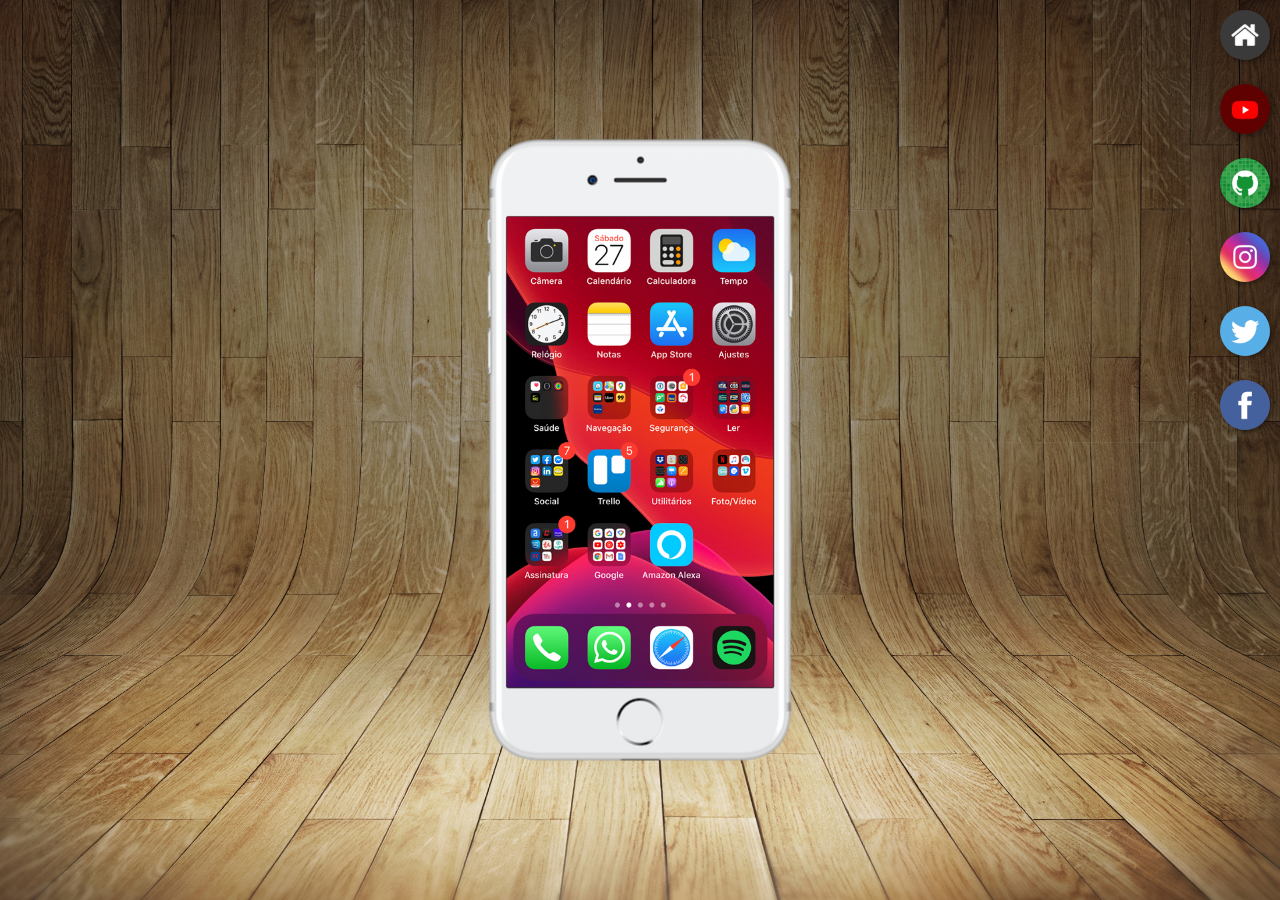
<file: index.html>
<!DOCTYPE html>
<html lang="pt-br">
<head>
    <meta charset="UTF-8">
    <meta name="viewport" content="width=device-width, initial-scale=1.0">
    <link rel="shortcut icon" href="favicon.ico" type="image/x-icon">
    <link rel="stylesheet" href="estilos/style.css">
    <title>Projetos Redes Sociais</title>
</head>
<body>
    <main>
        <section id="telefone">
            <iframe src="home.html" name="tela" frameborder="0" id="tela">
                Seu navegador não é compatível com isso.
            </iframe>
        </section>
        <section id="redes-sociais">
            <a href="home.html" target="tela"><img src="imagens/logo-home.jpg" alt="Home"></a><br>
            <a href="youtube.html" target="tela"><img src="imagens/logo-youtube.jpg" alt="Youtube"></a><br>
            <a href="github.html" target="tela"><img src="imagens/logo-github.jpg" alt="Github"></a><br>
            <a href="instagram.html" target="tela"><img src="imagens/logo-instagram.jpg" alt="Instagram"></a><br>
            <a href="twitter.html" target="tela"><img src="imagens/logo-twitter.jpg" alt="Twitter"></a><br>
            <a href="facebook.html" target="tela"><img src="imagens/logo-facebook.jpg" alt="Facebook"></a>
        </section>
    </main>
</body>
</html>
</file>
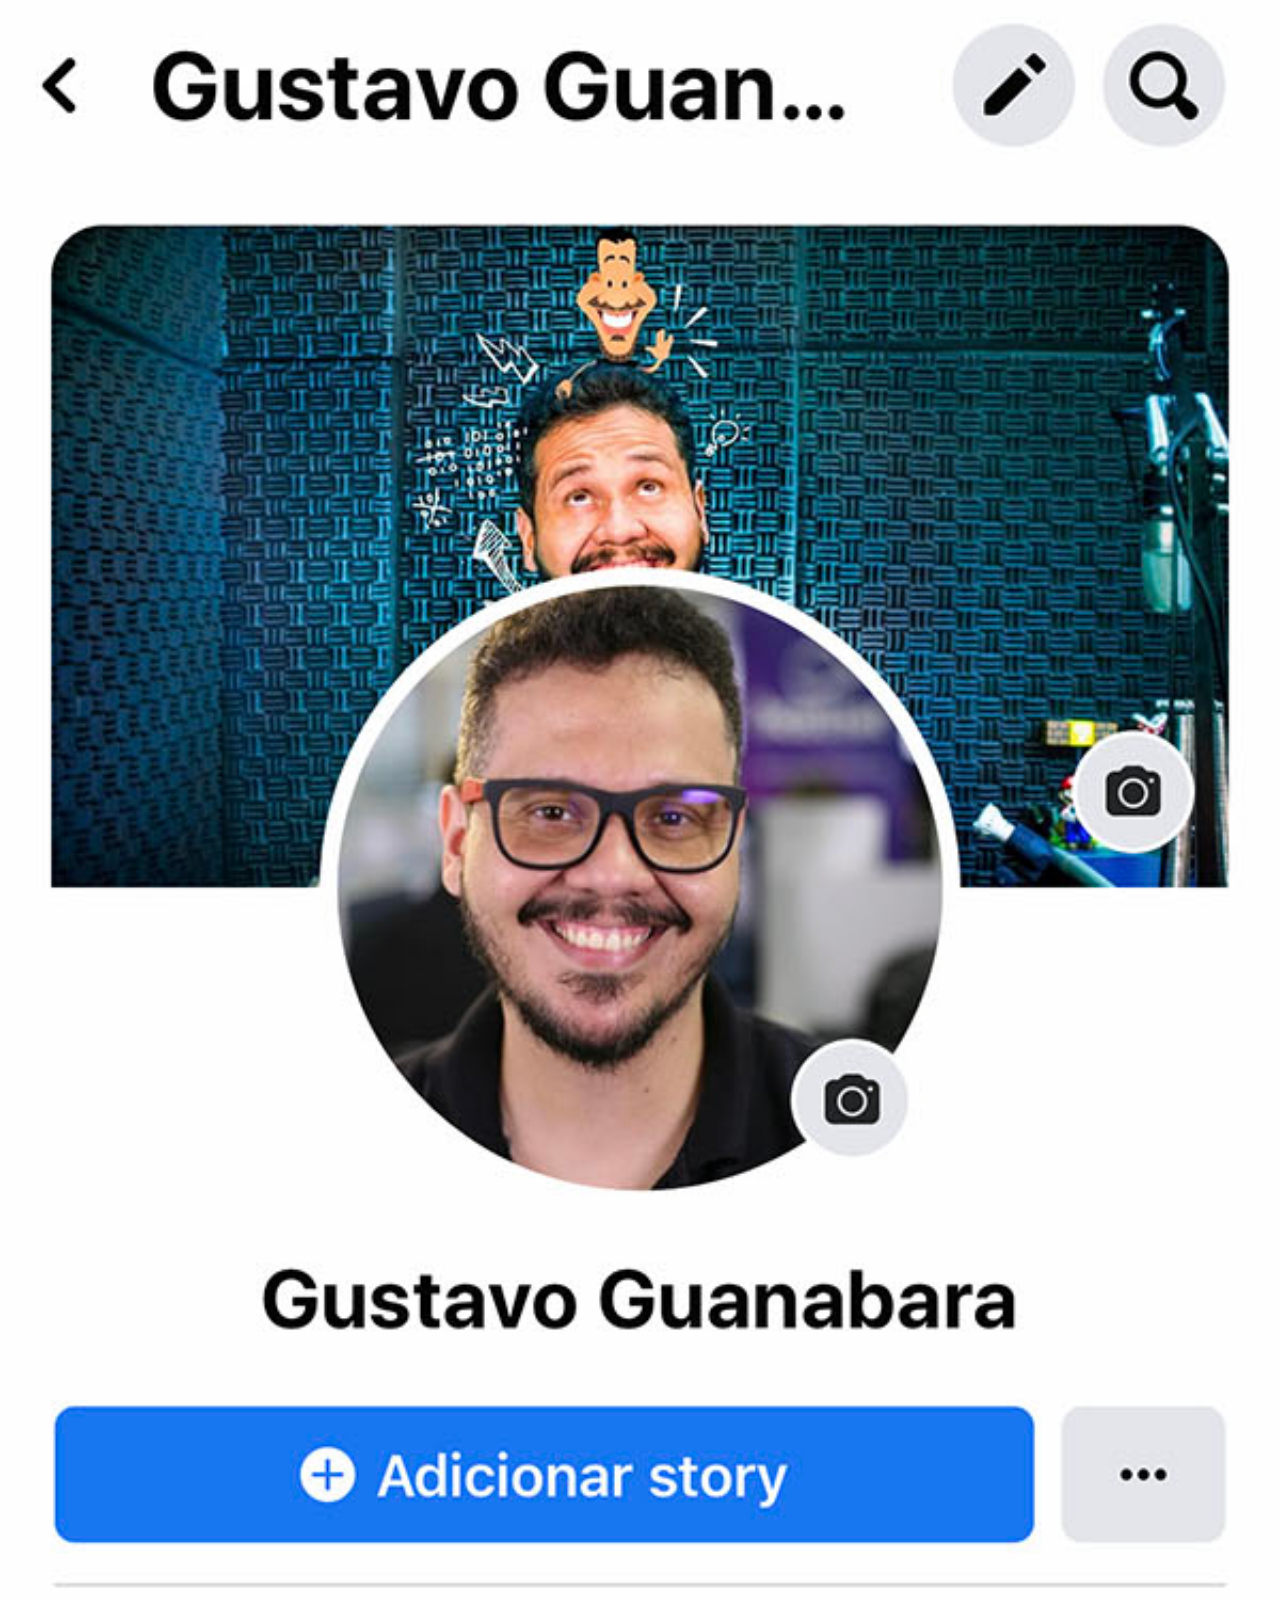
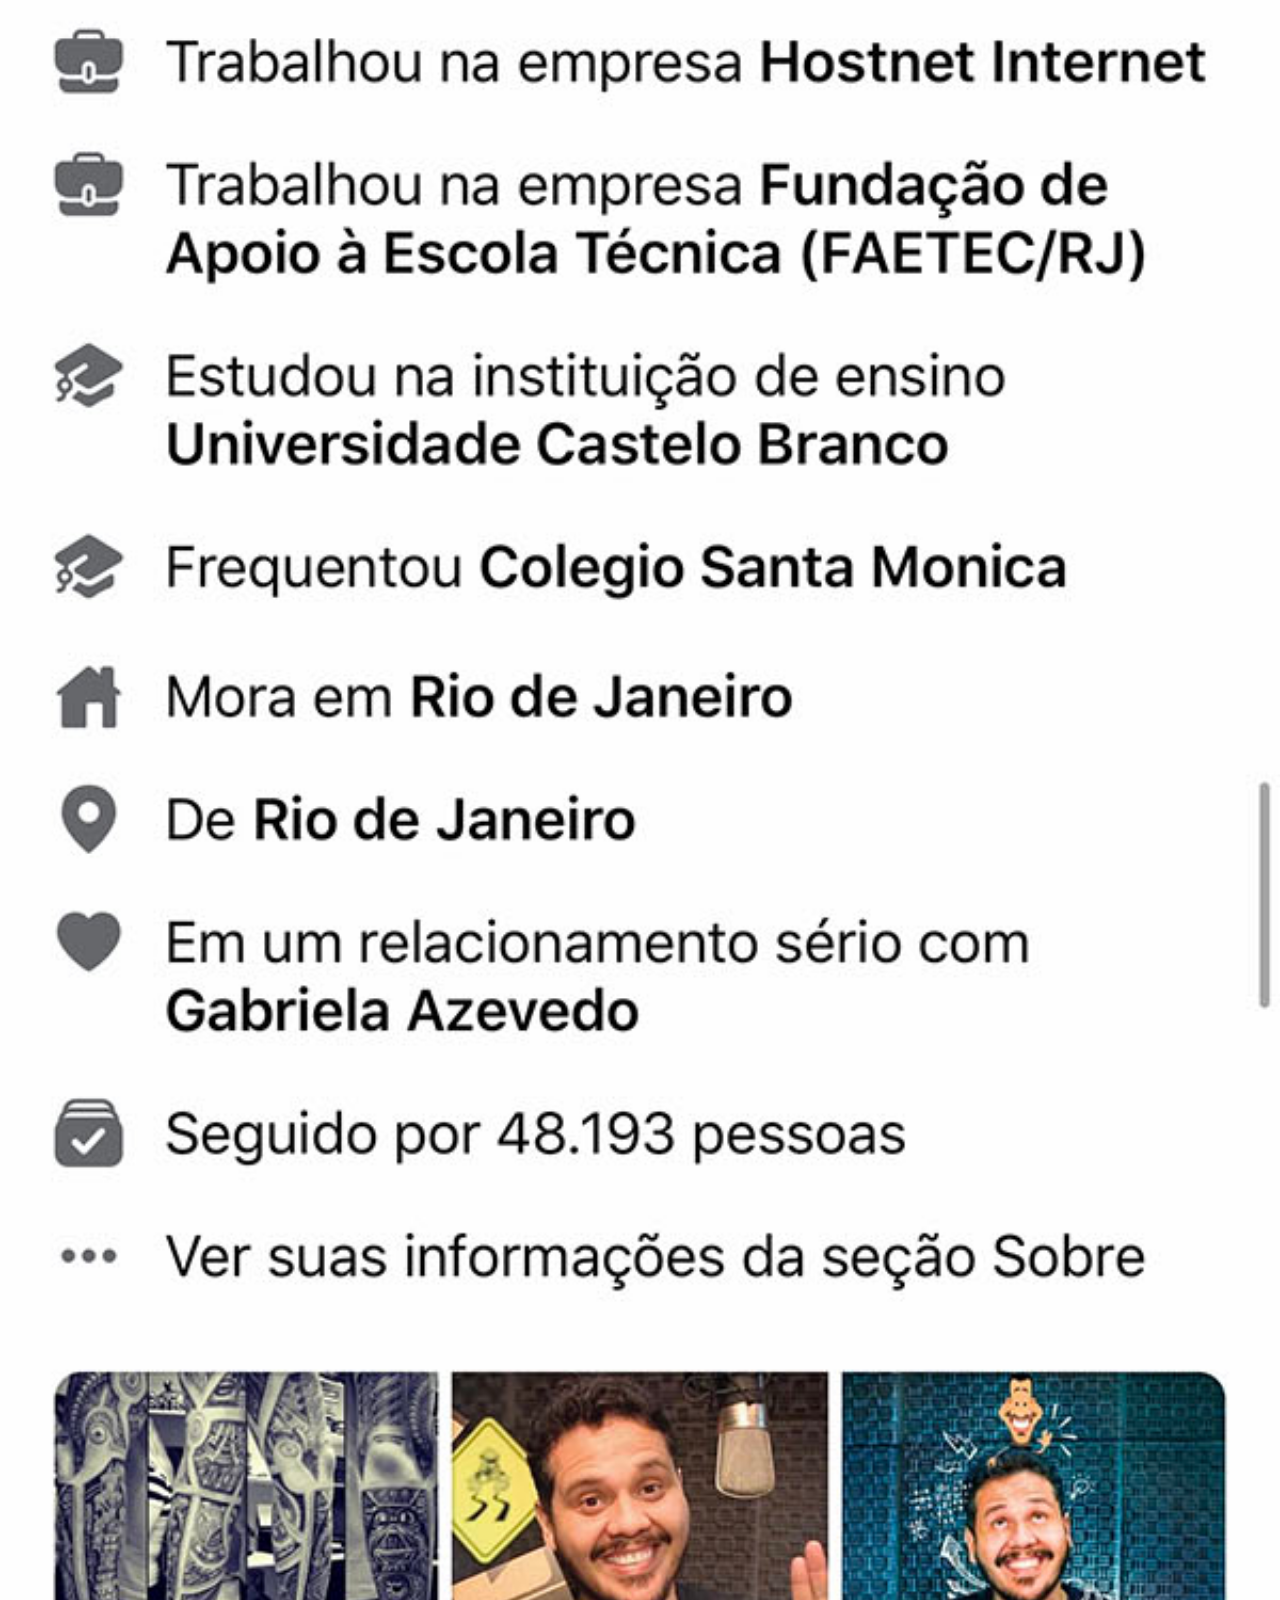
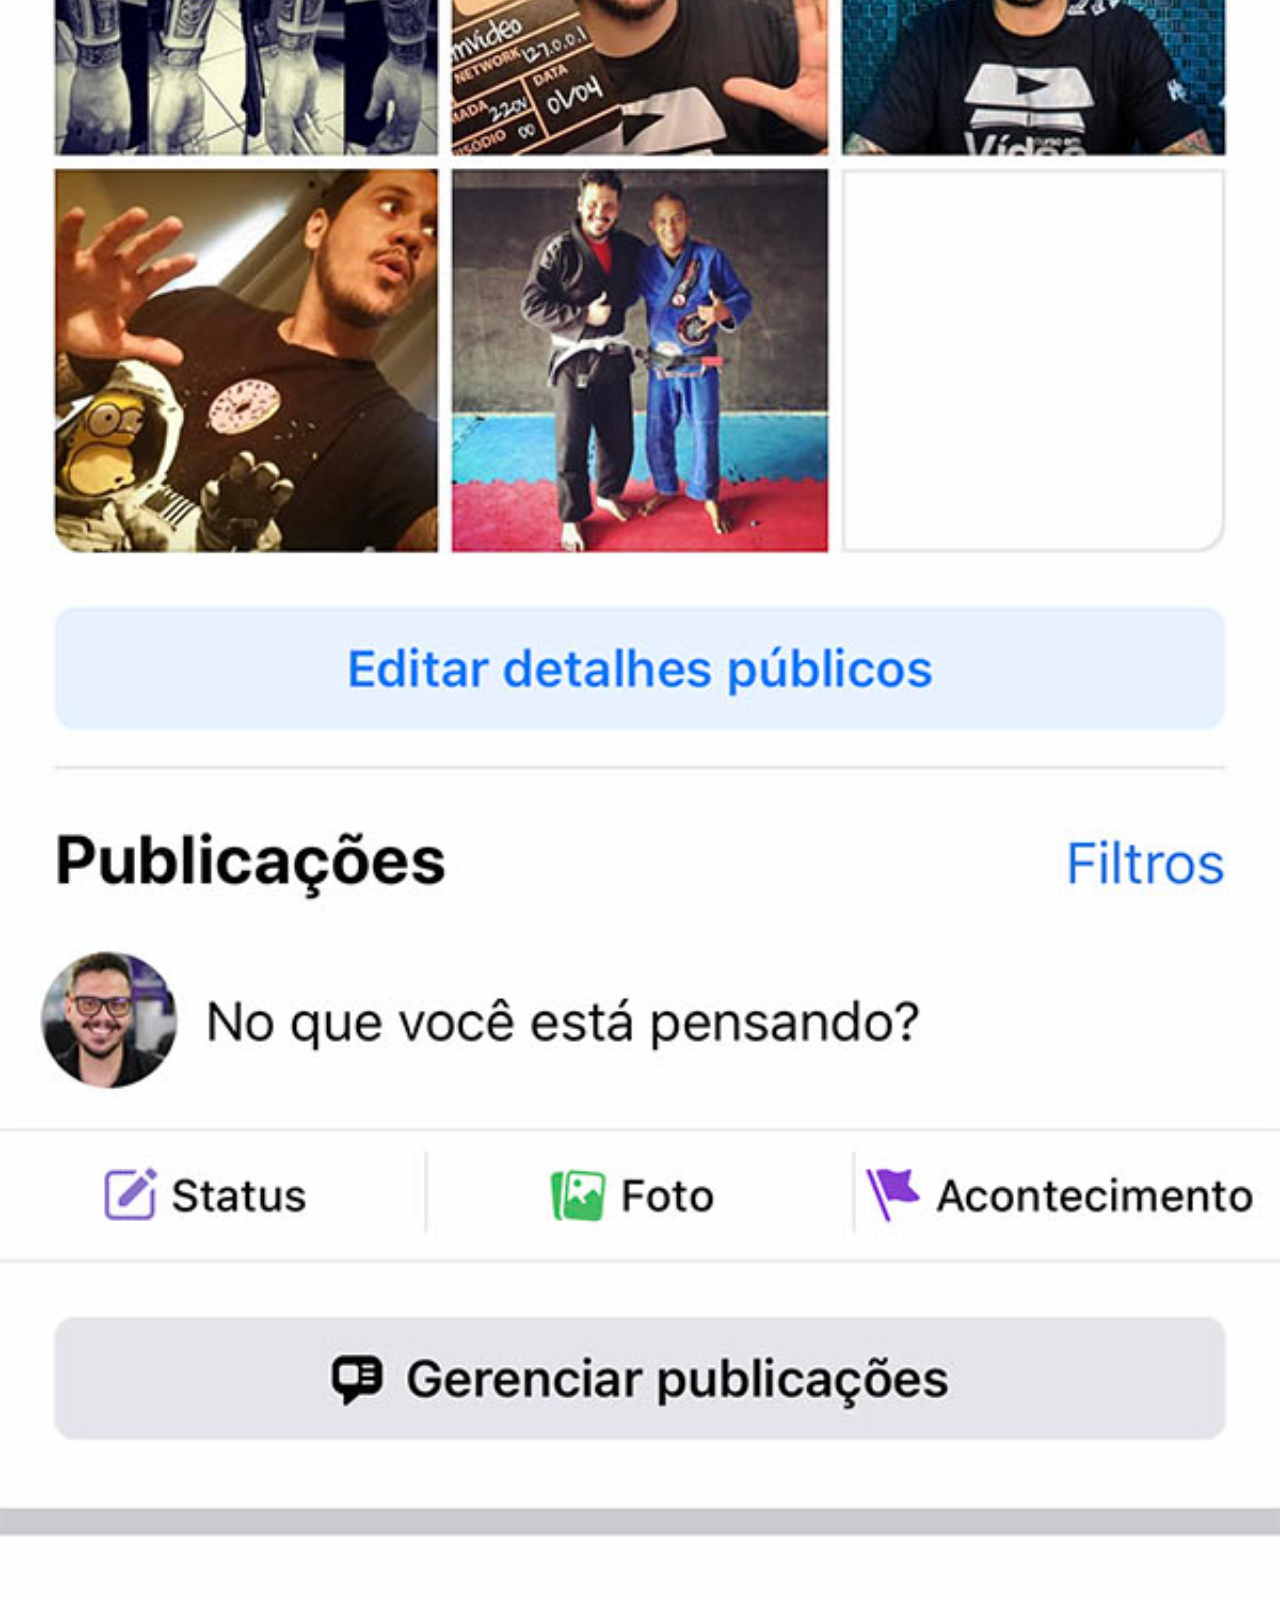
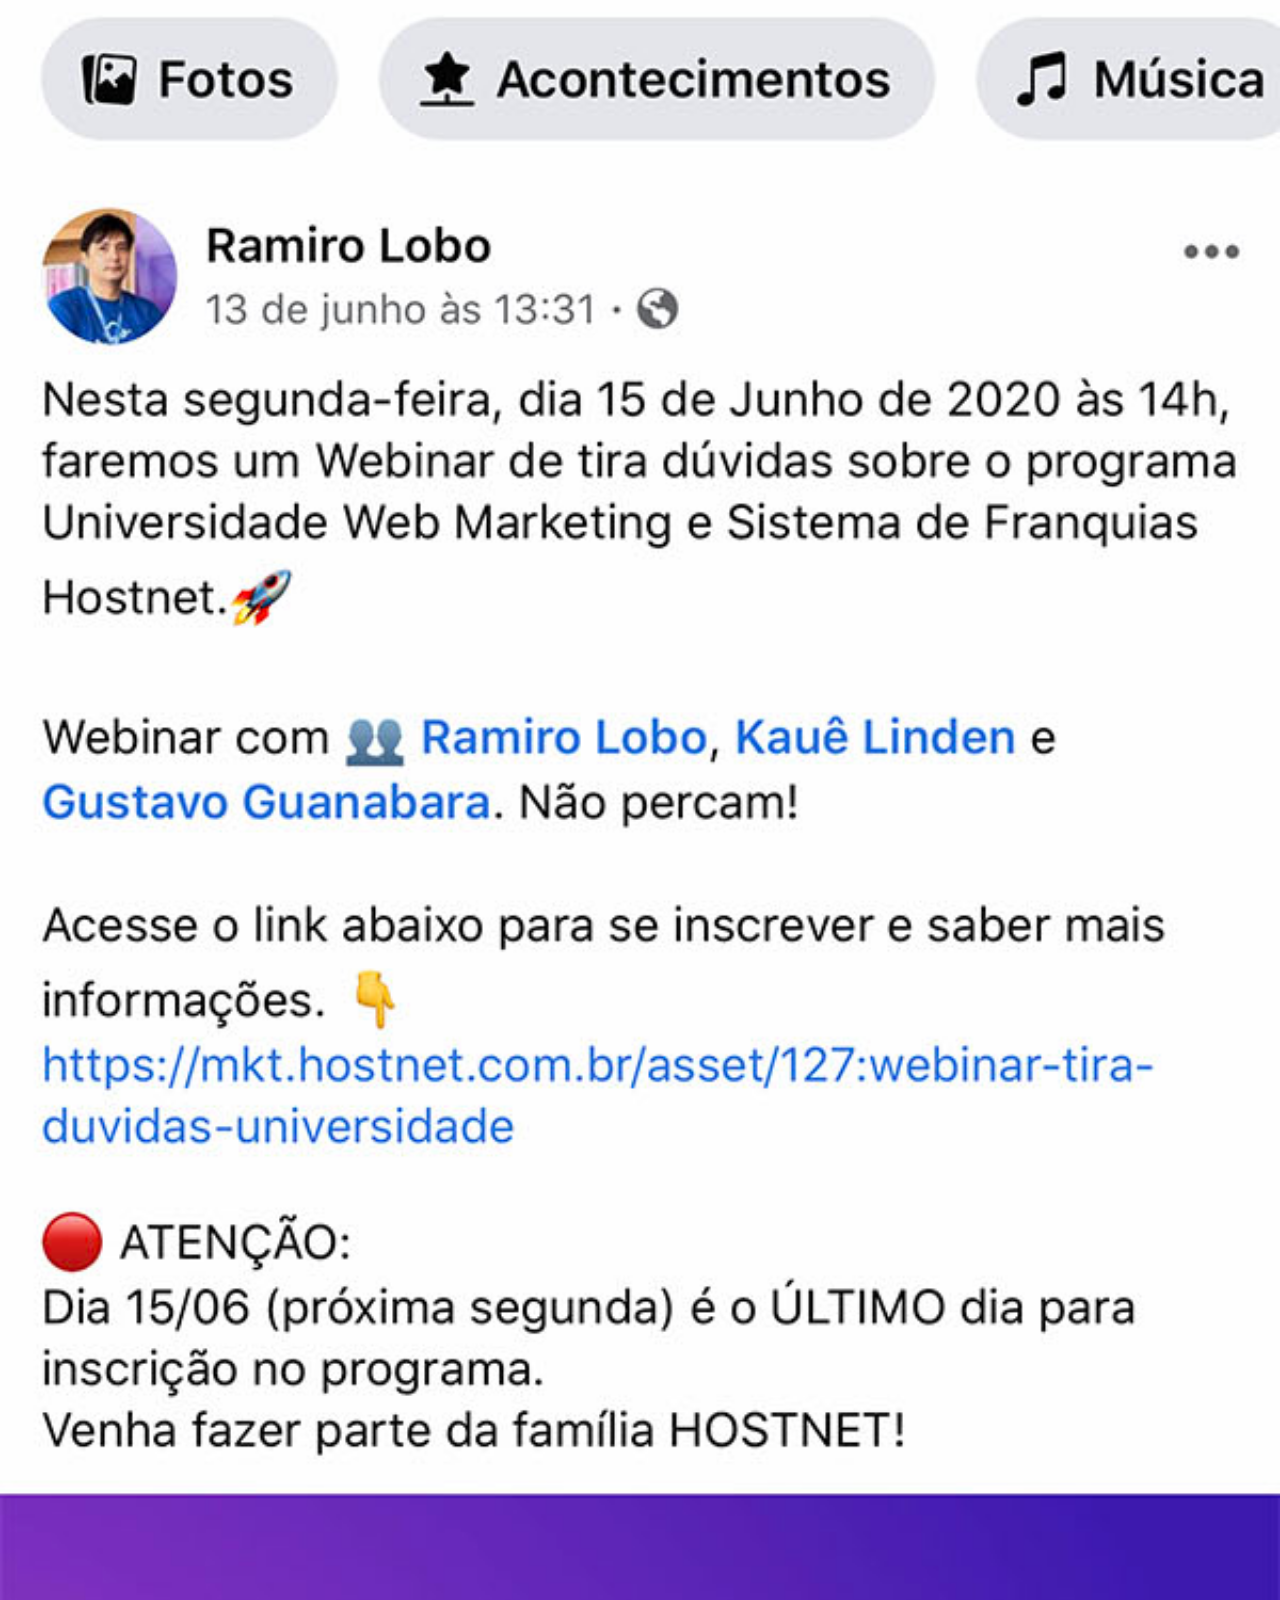
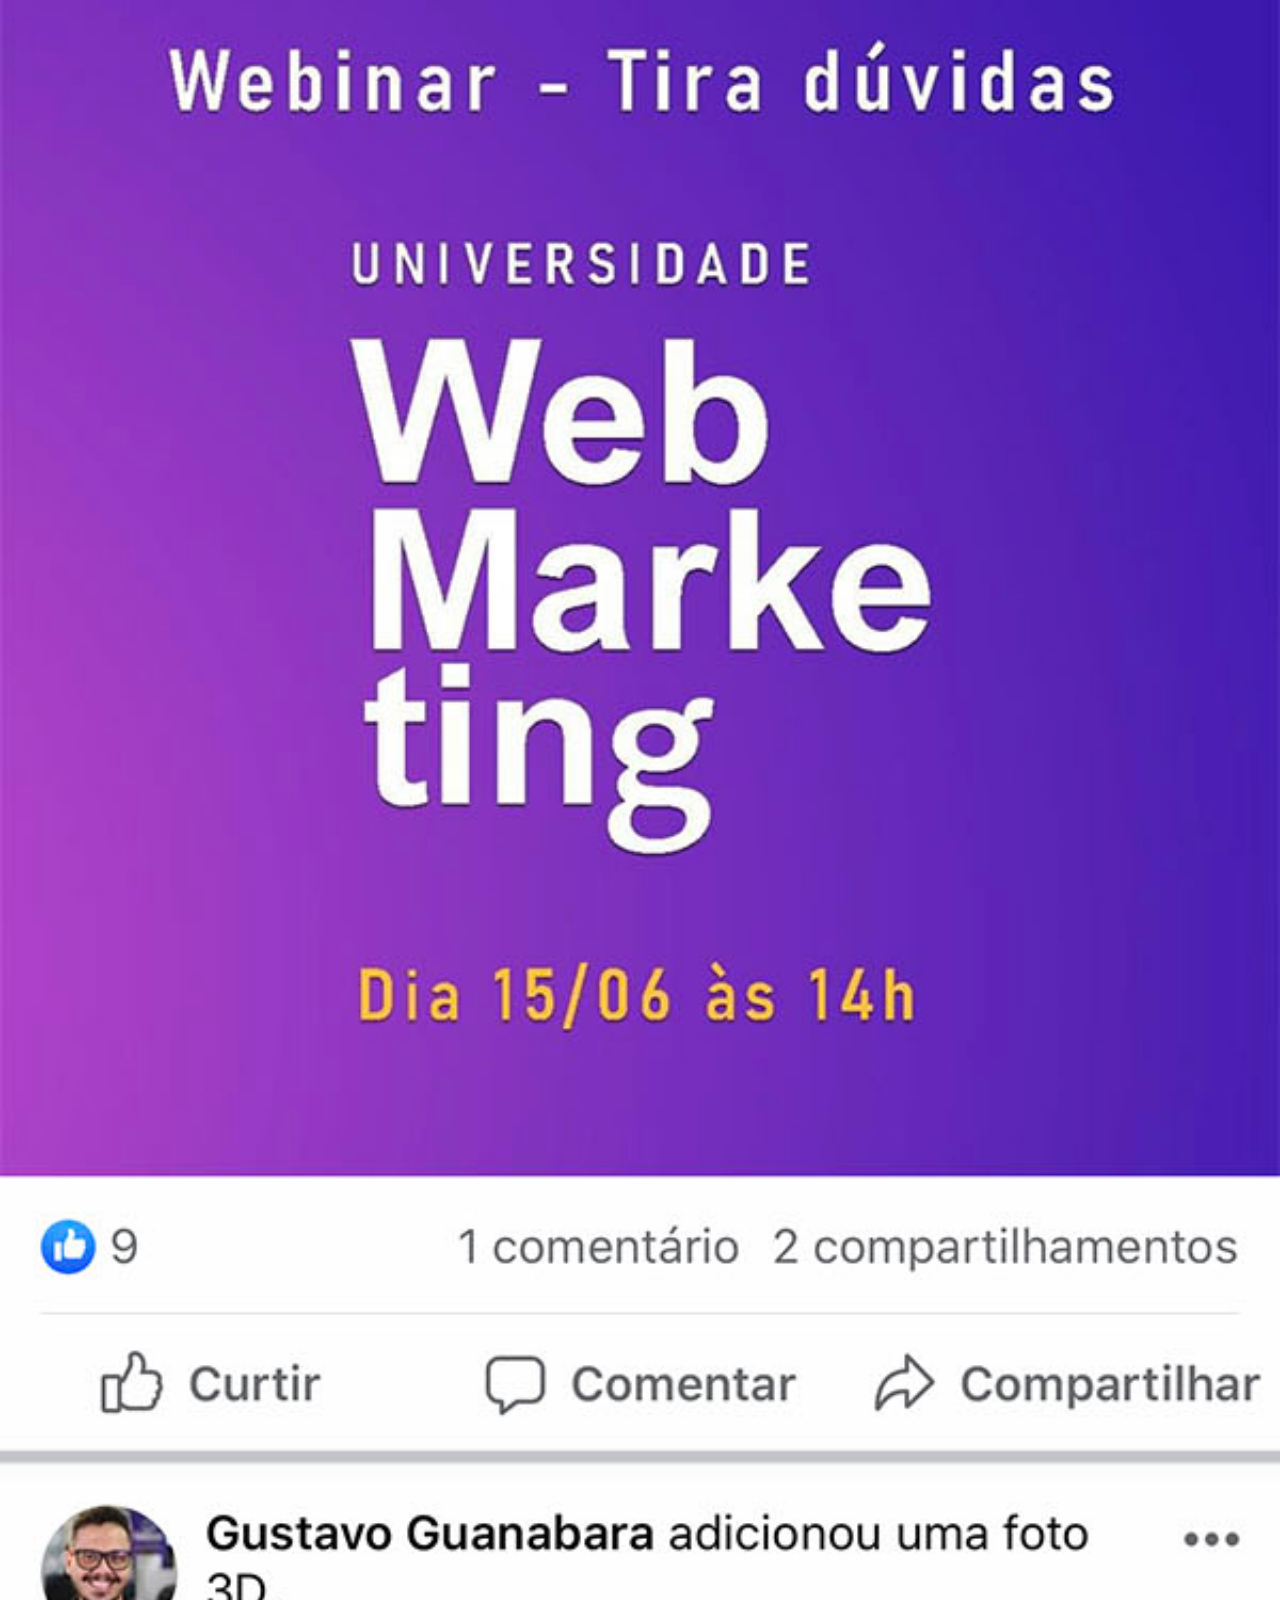
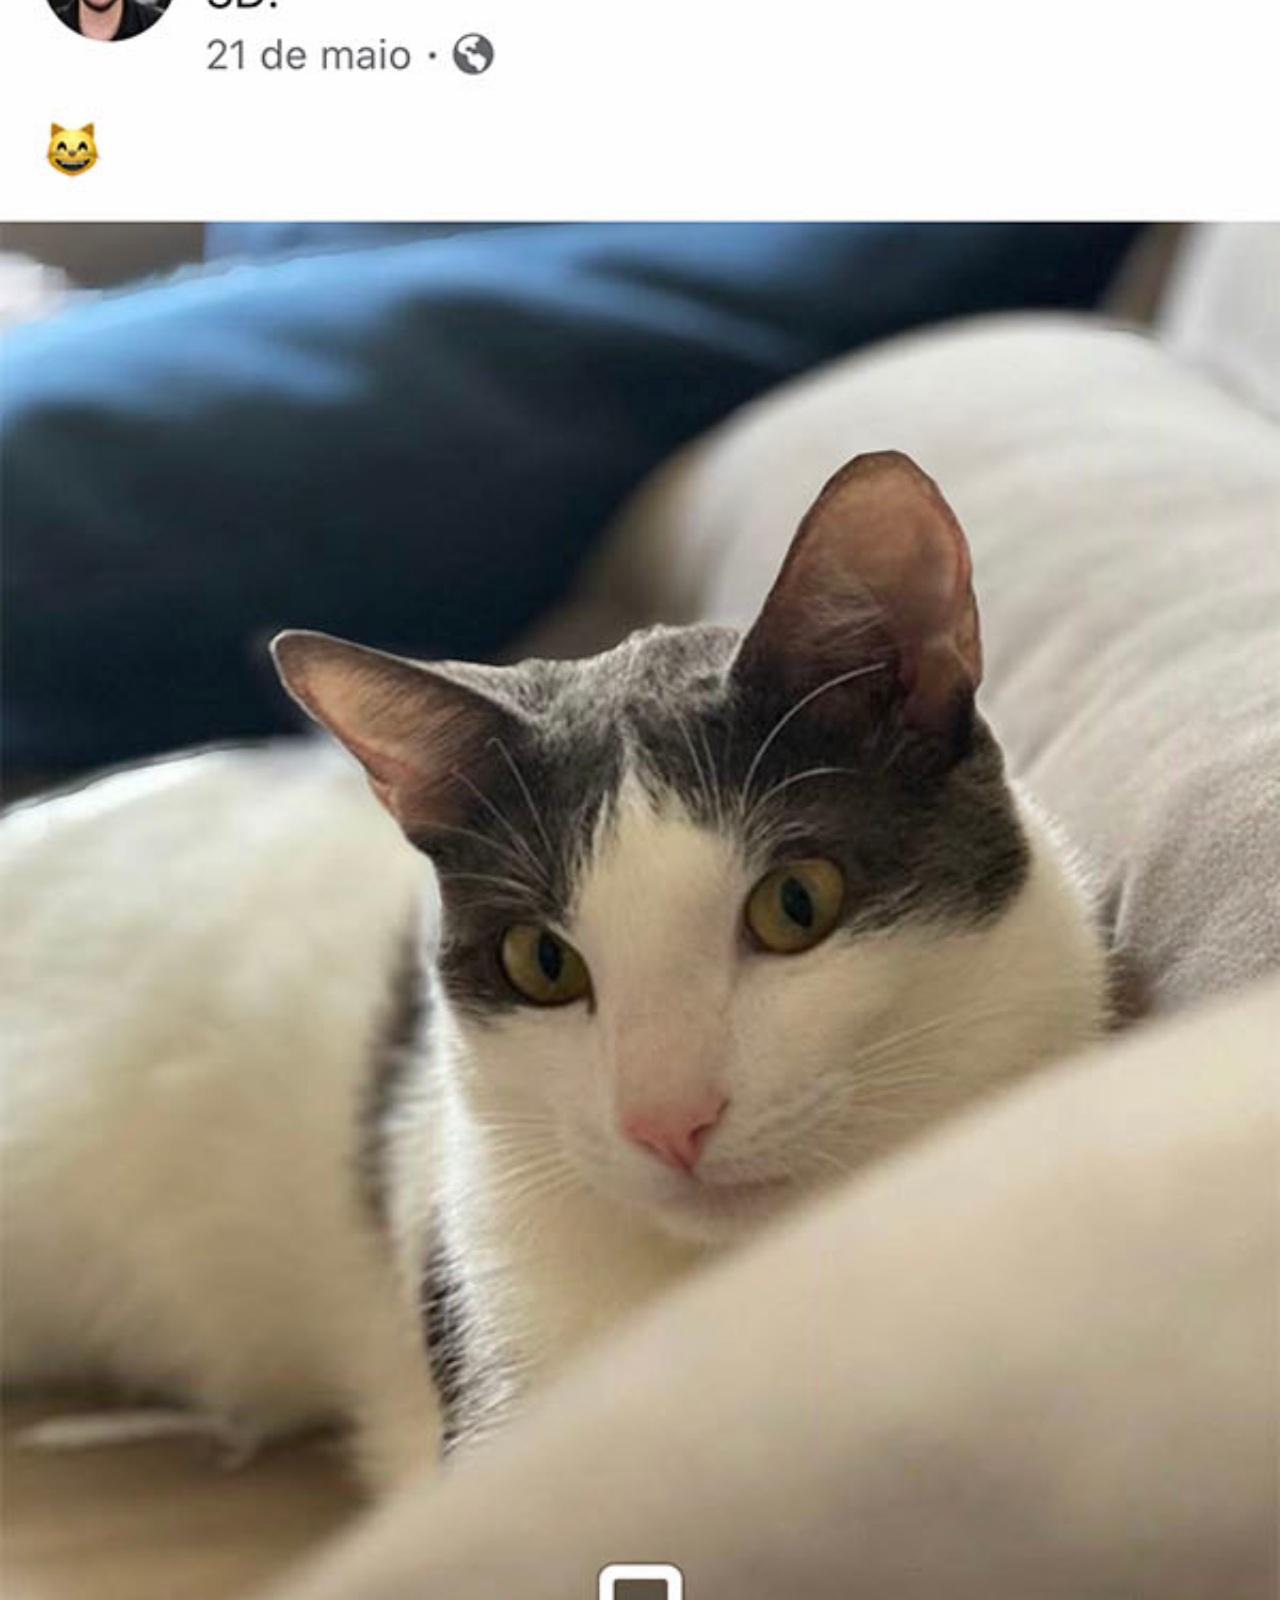
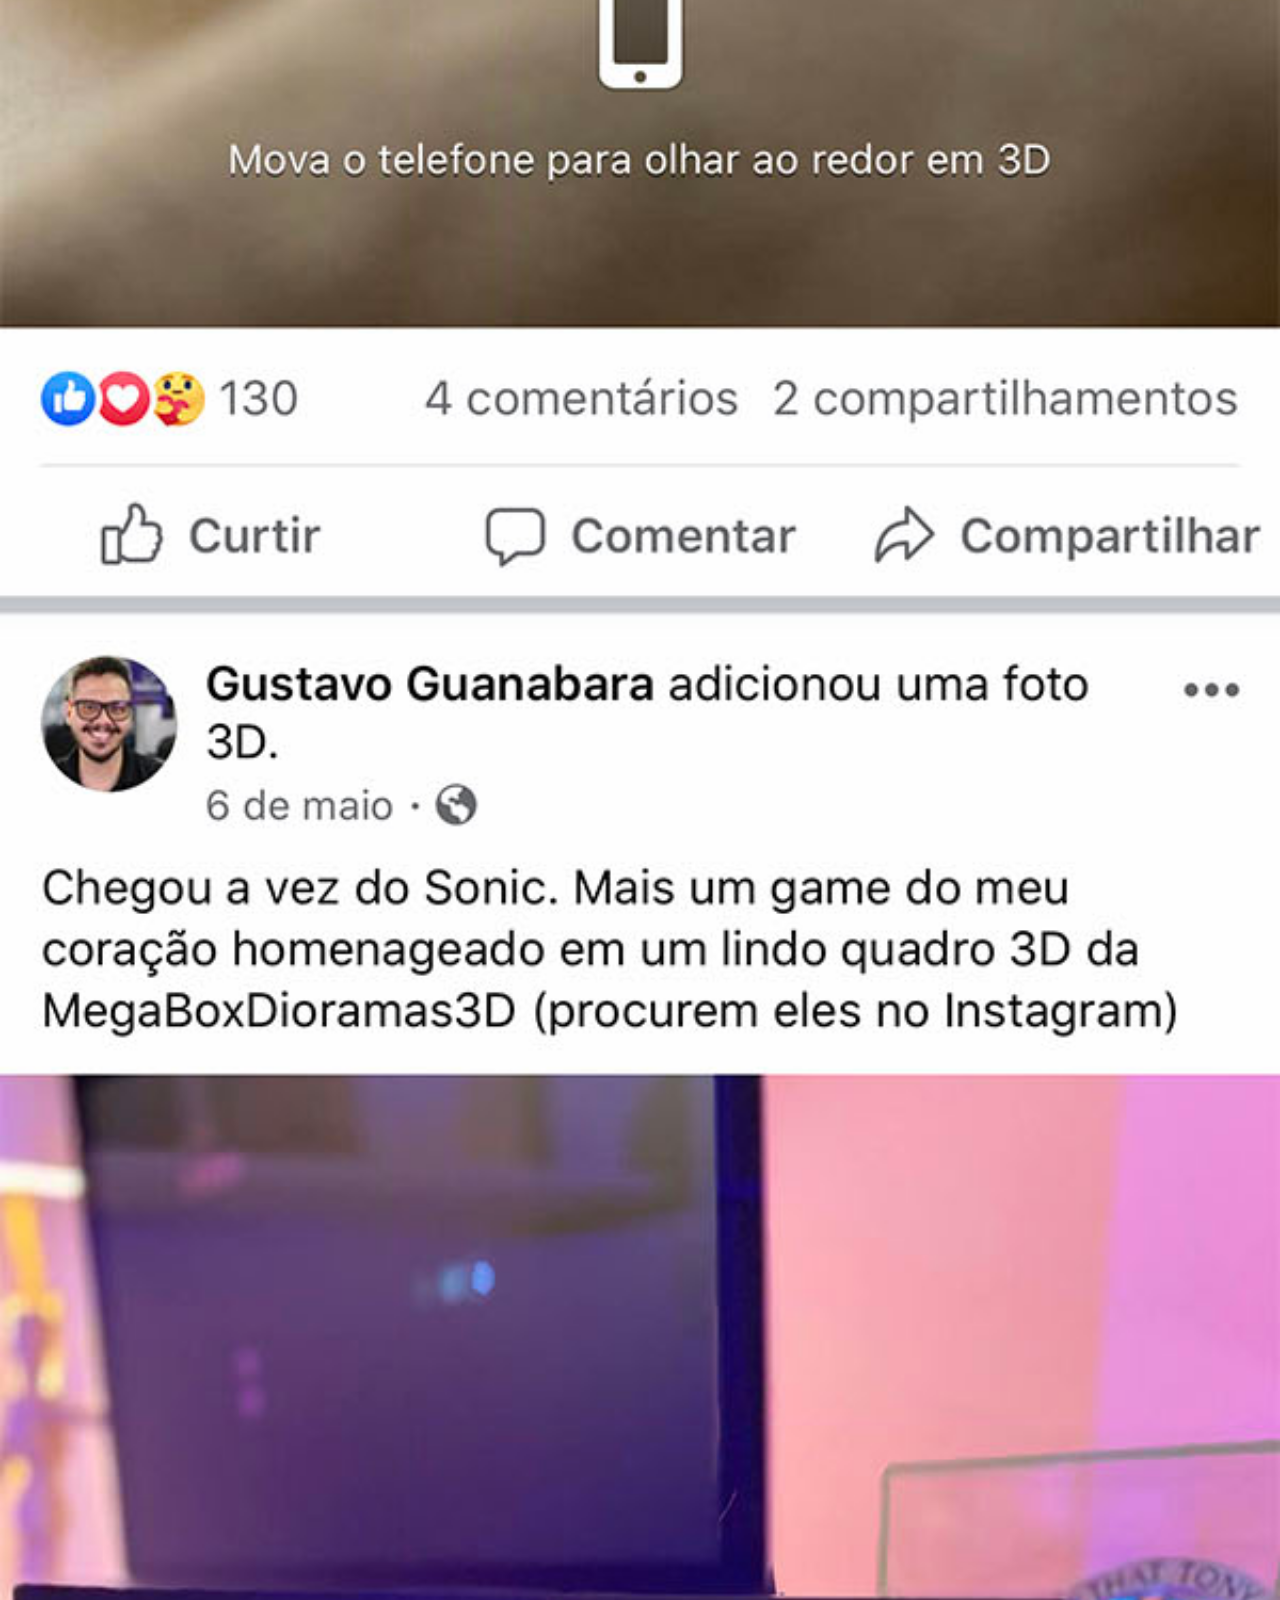
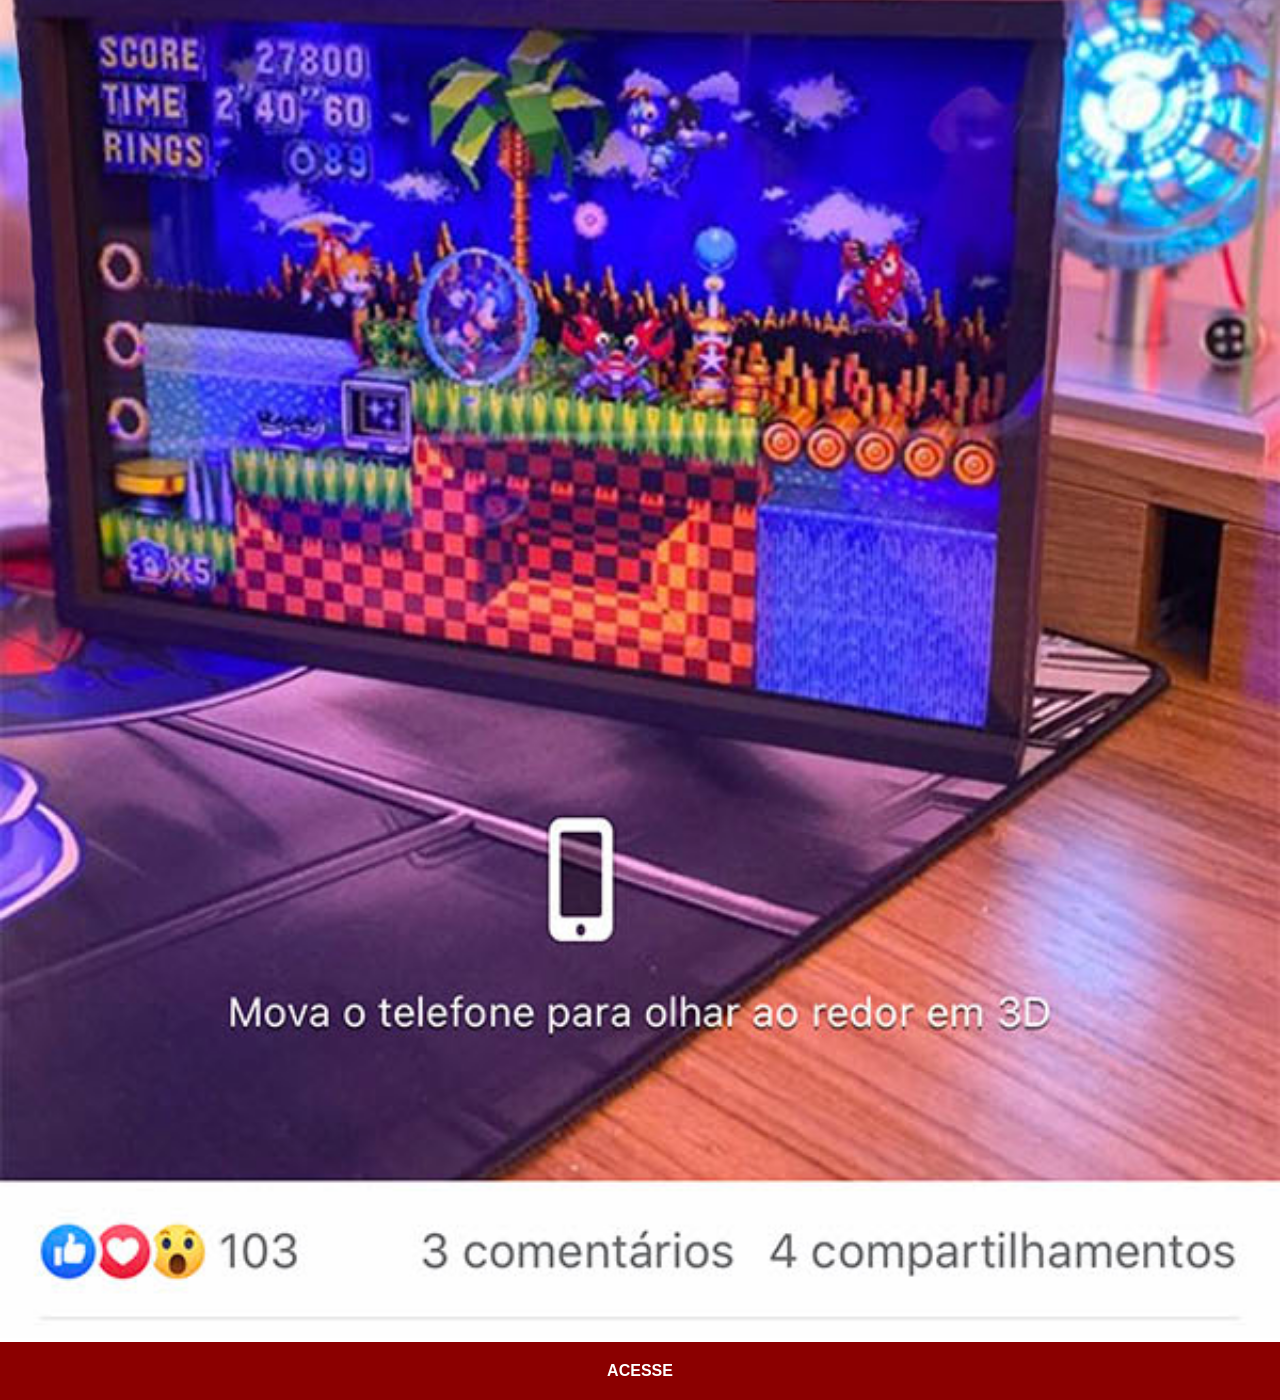
<file: facebook.html>
<!DOCTYPE html>
<html lang="pt-br">
<head>
    <meta charset="UTF-8">
    <meta name="viewport" content="width=device-width, initial-scale=1.0">
    <title>Facebook</title>
    <link rel="stylesheet" href="estilos/social.css">
</head>
<body>
    <img src="imagens/tela-facebook.jpg" alt="Facebook">
    <a href="https://facebook.com/gustavoguanabara" target="_blank">ACESSE</a>
</body>
</html>
</file>
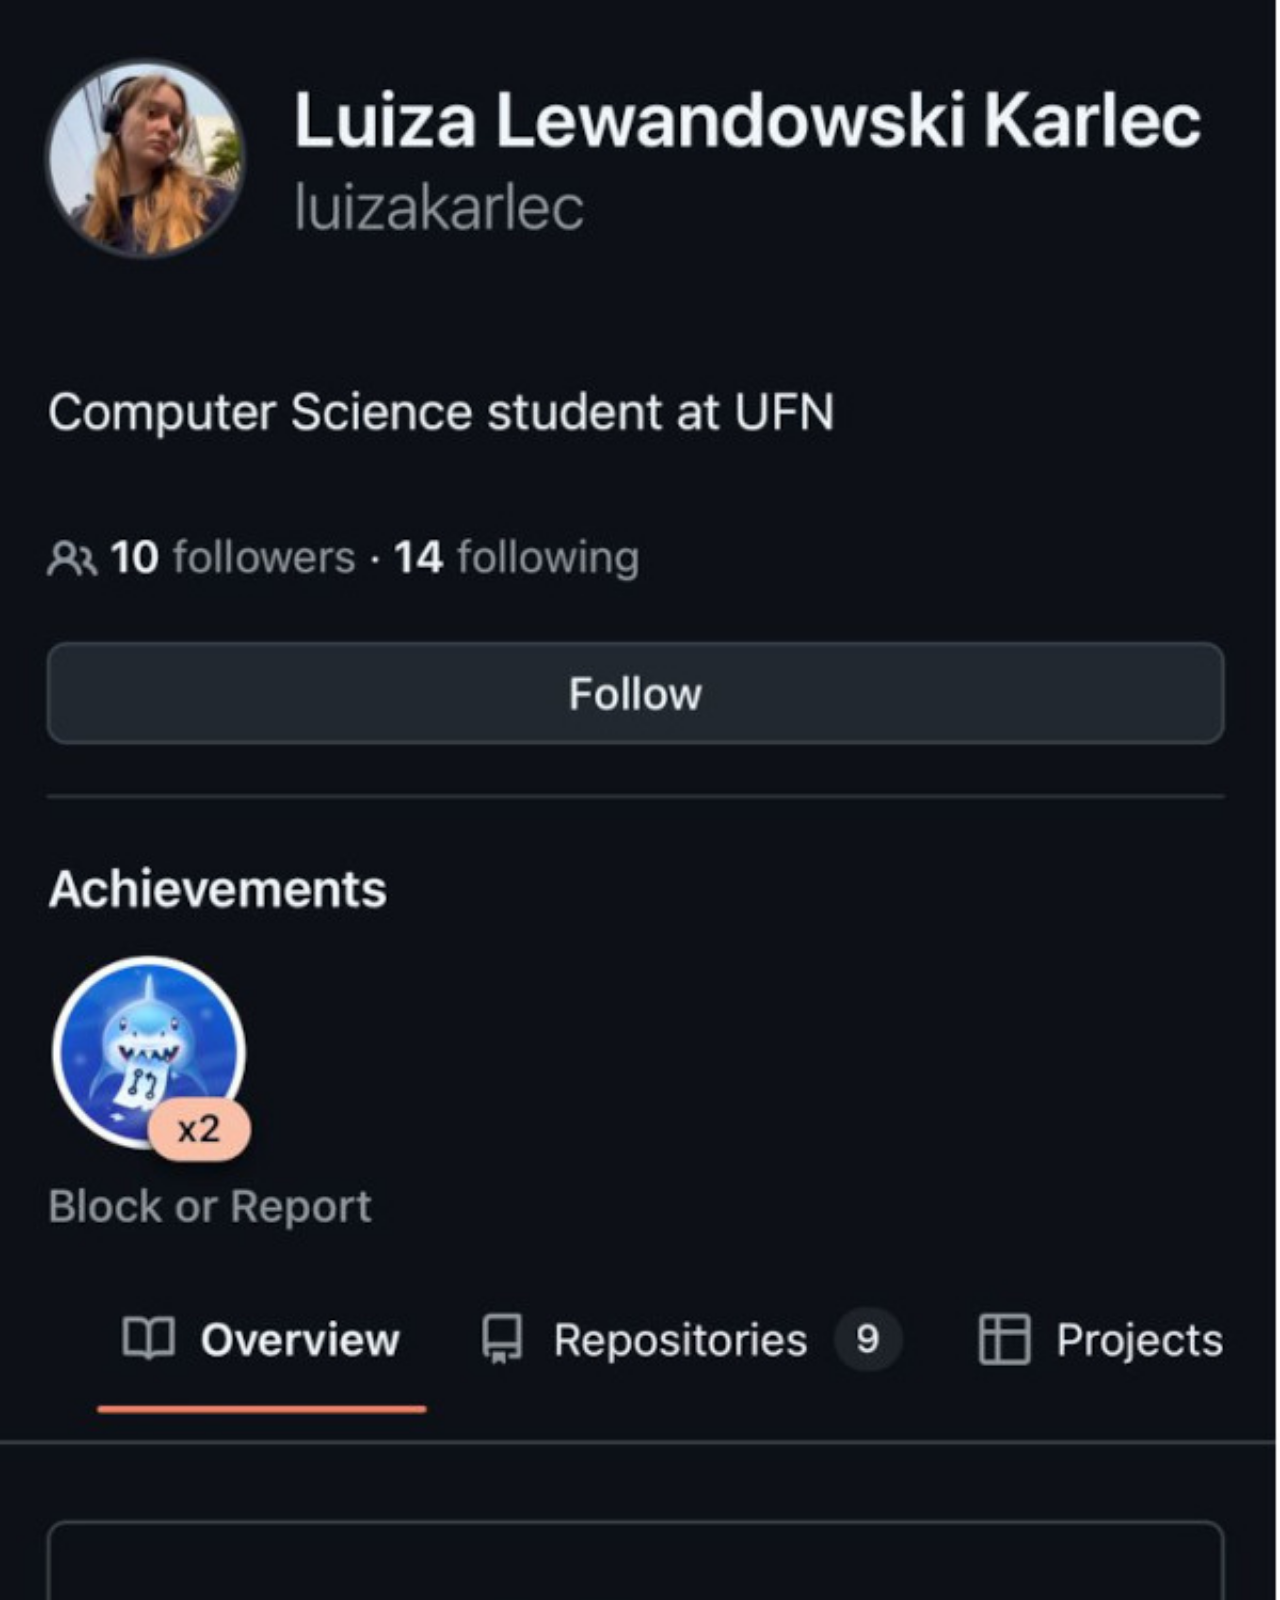
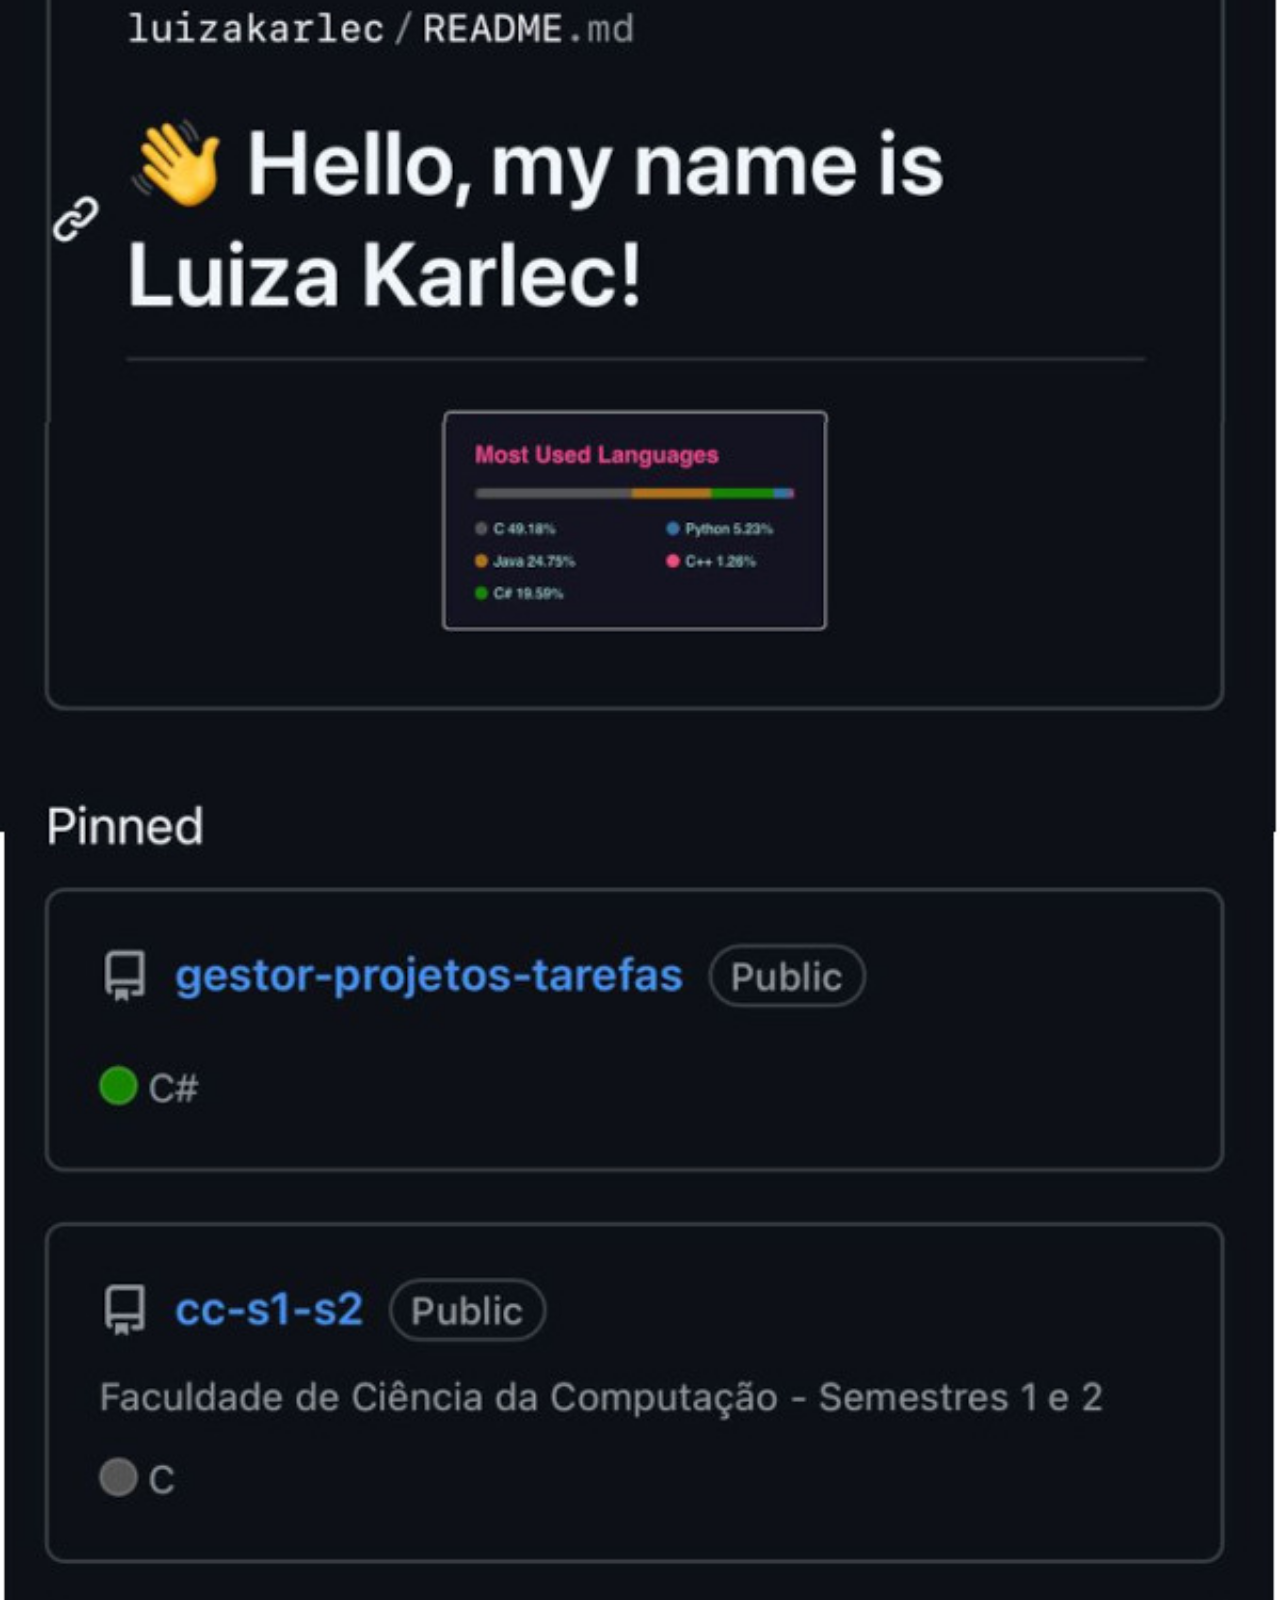
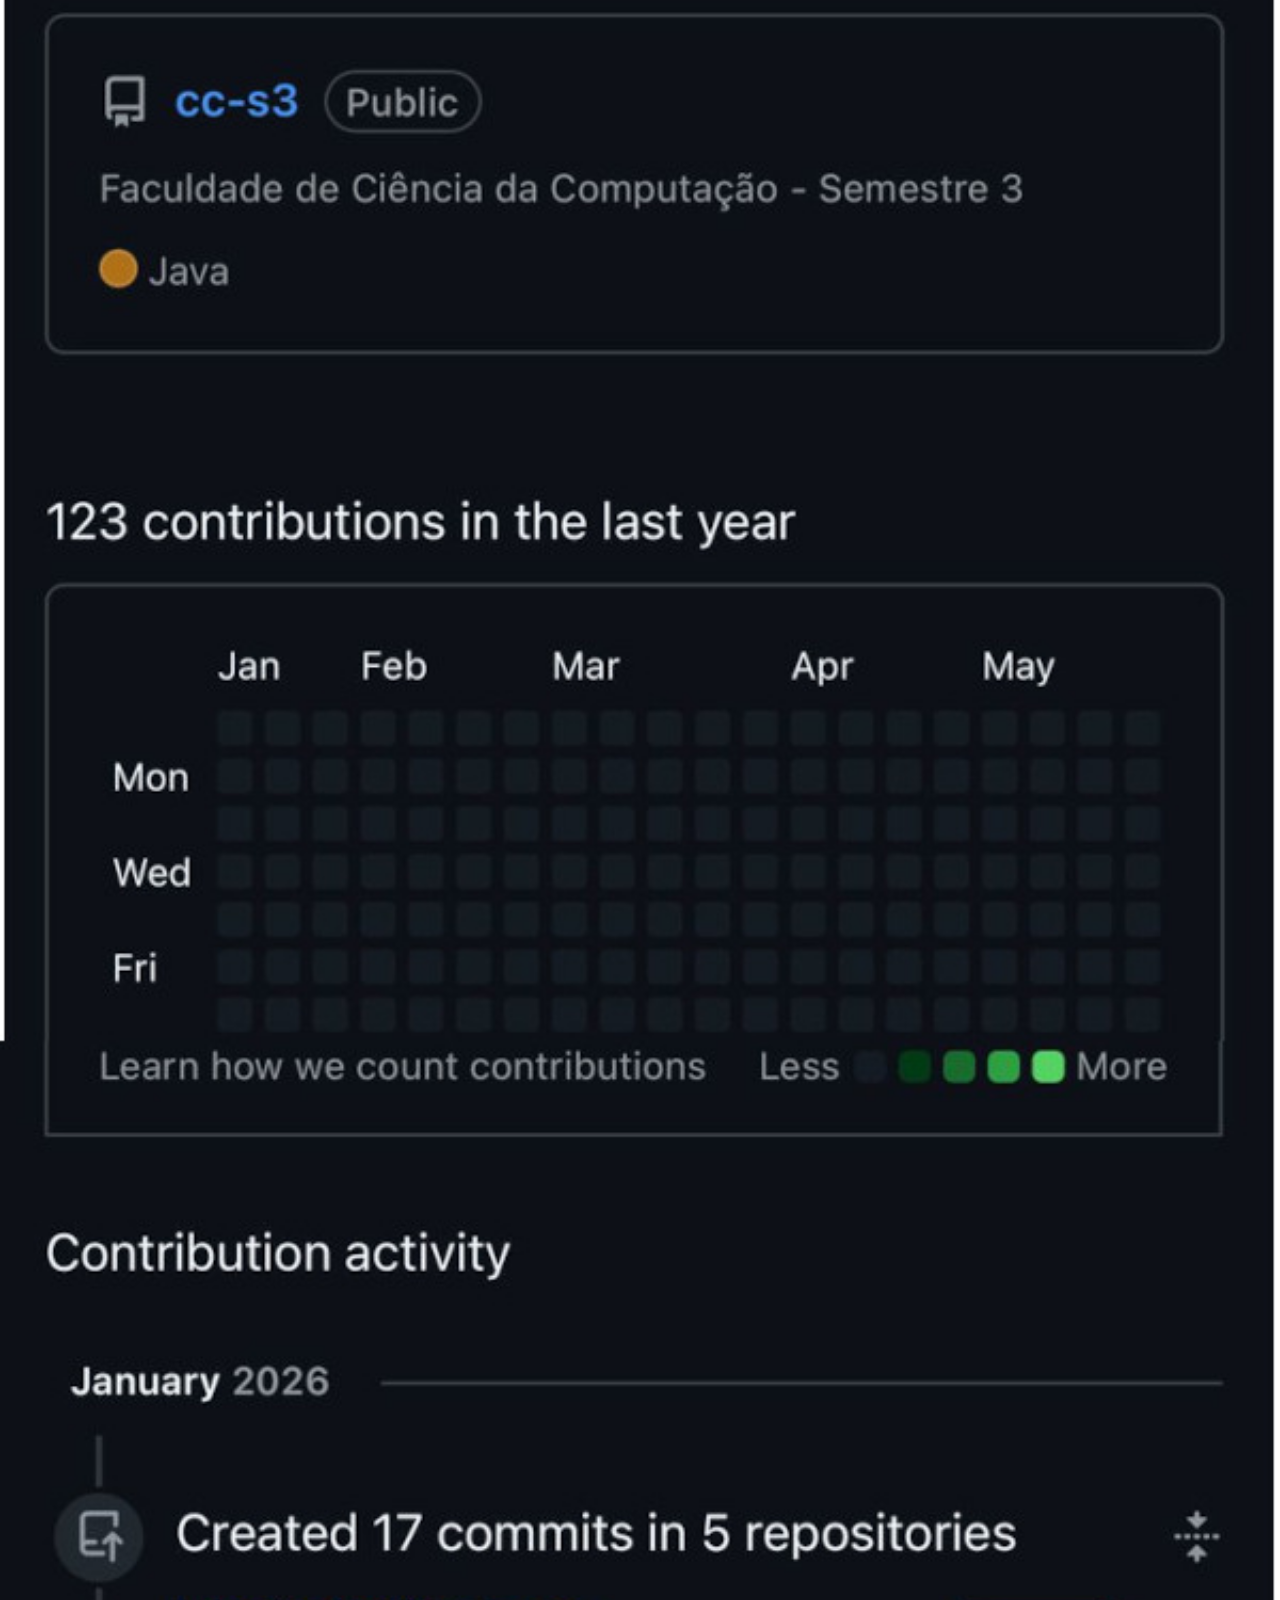
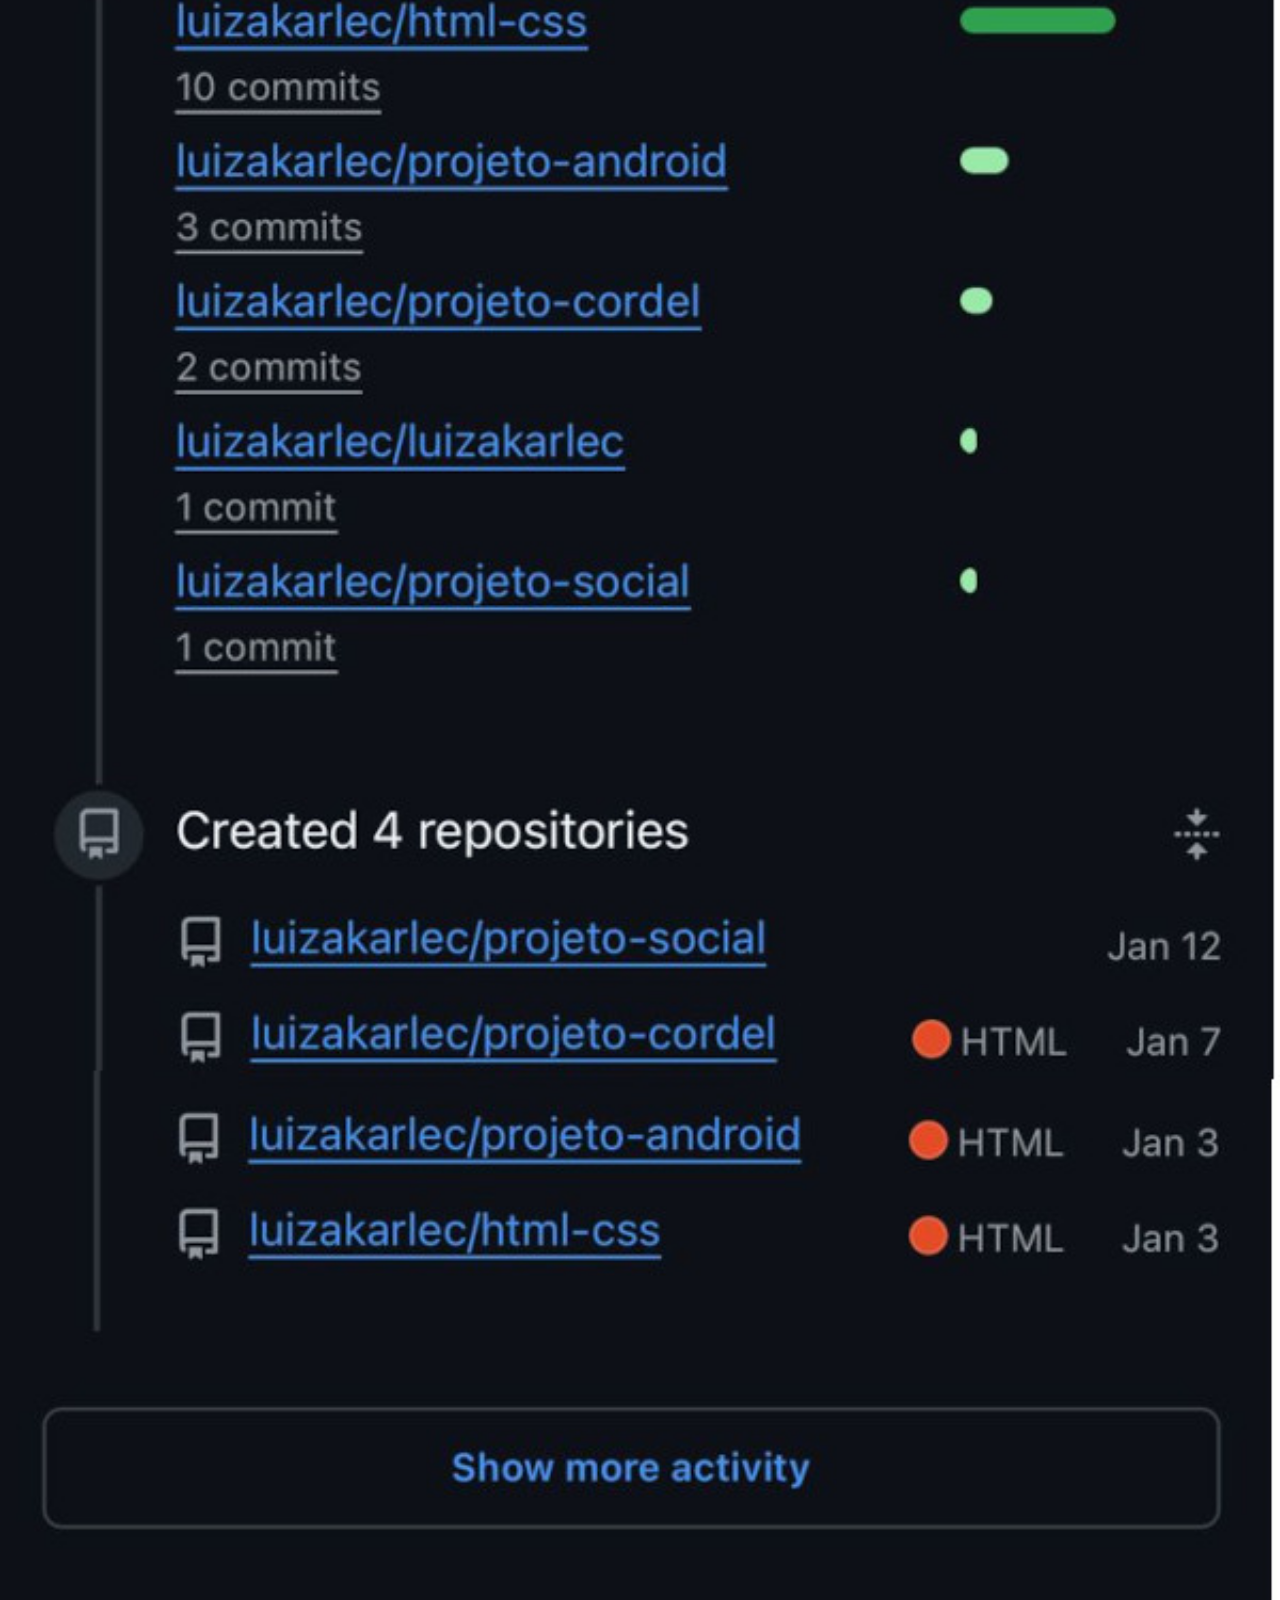
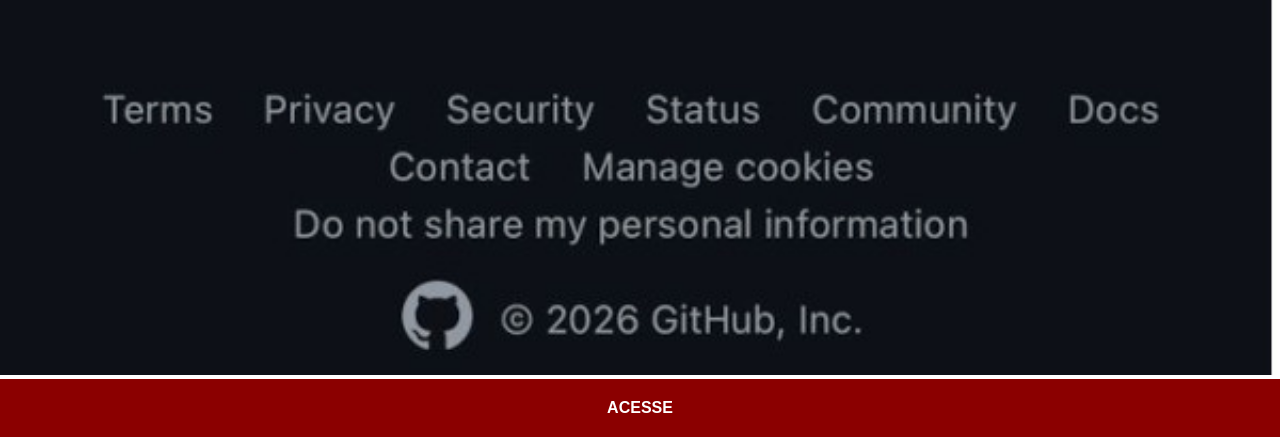
<file: github.html>
<!DOCTYPE html>
<html lang="pt-br">
<head>
    <meta charset="UTF-8">
    <meta name="viewport" content="width=device-width, initial-scale=1.0">
    <title>Github</title>
    <link rel="stylesheet" href="estilos/social.css">
</head>
<body>
    <img src="imagens/tela-github-luiza.jpg" alt="Github">
    <a href="https://github.com/luizakarlec" target="_blank">ACESSE</a>
</body>
</html>
</file>
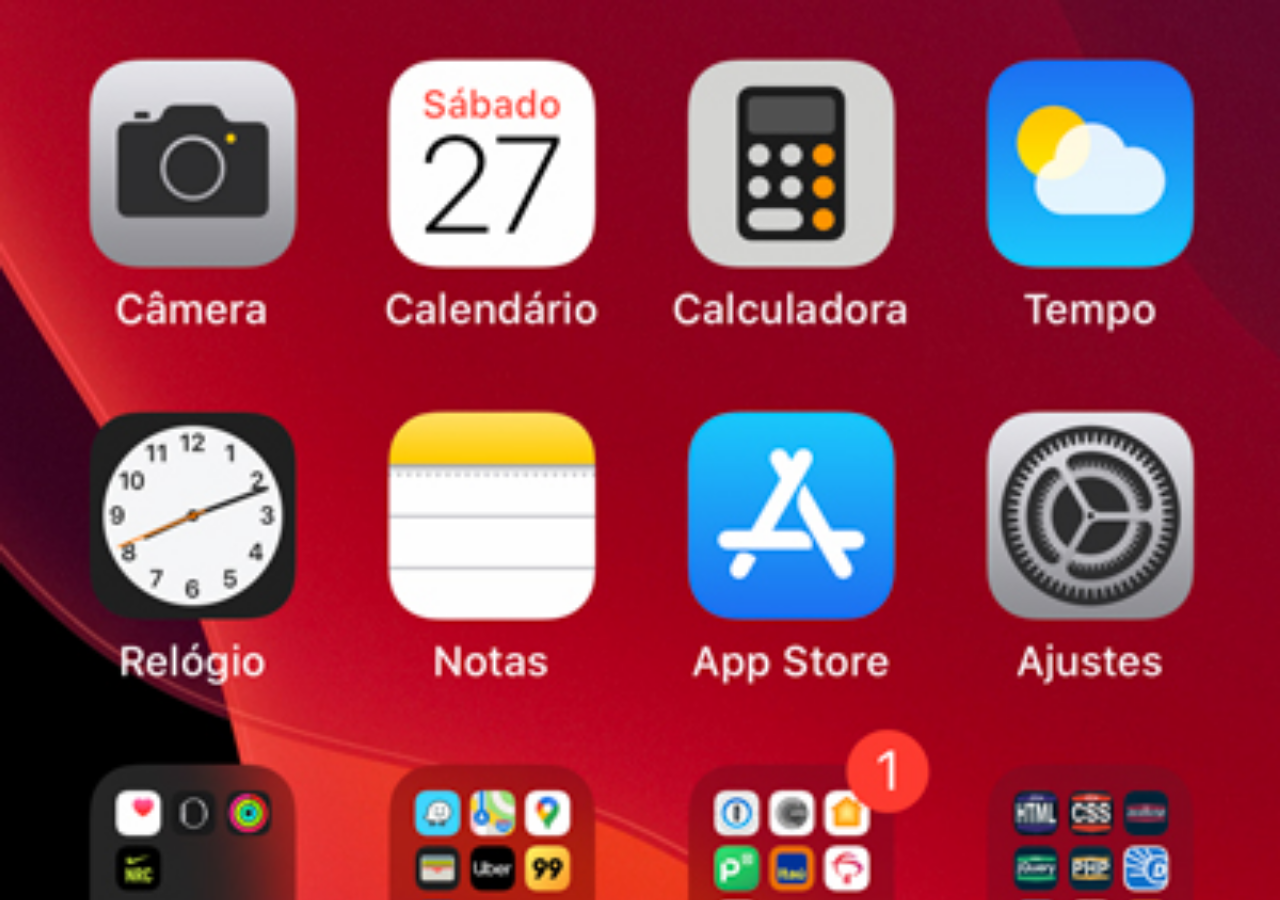
<file: home.html>
<!DOCTYPE html>
<html lang="pt-br">
<head>
    <meta charset="UTF-8">
    <meta name="viewport" content="width=device-width, initial-scale=1.0">
    <title>Home</title>
</head>
<style>
    * {
        margin: 0px;
        padding: 0px;
    }

    body {
        width: 100vw;
        height: 100vh;
        background: black url('imagens/tela-home.jpg') no-repeat top center;
        background-size: cover;
    }
</style>
<body>
    
</body>
</html>
</file>
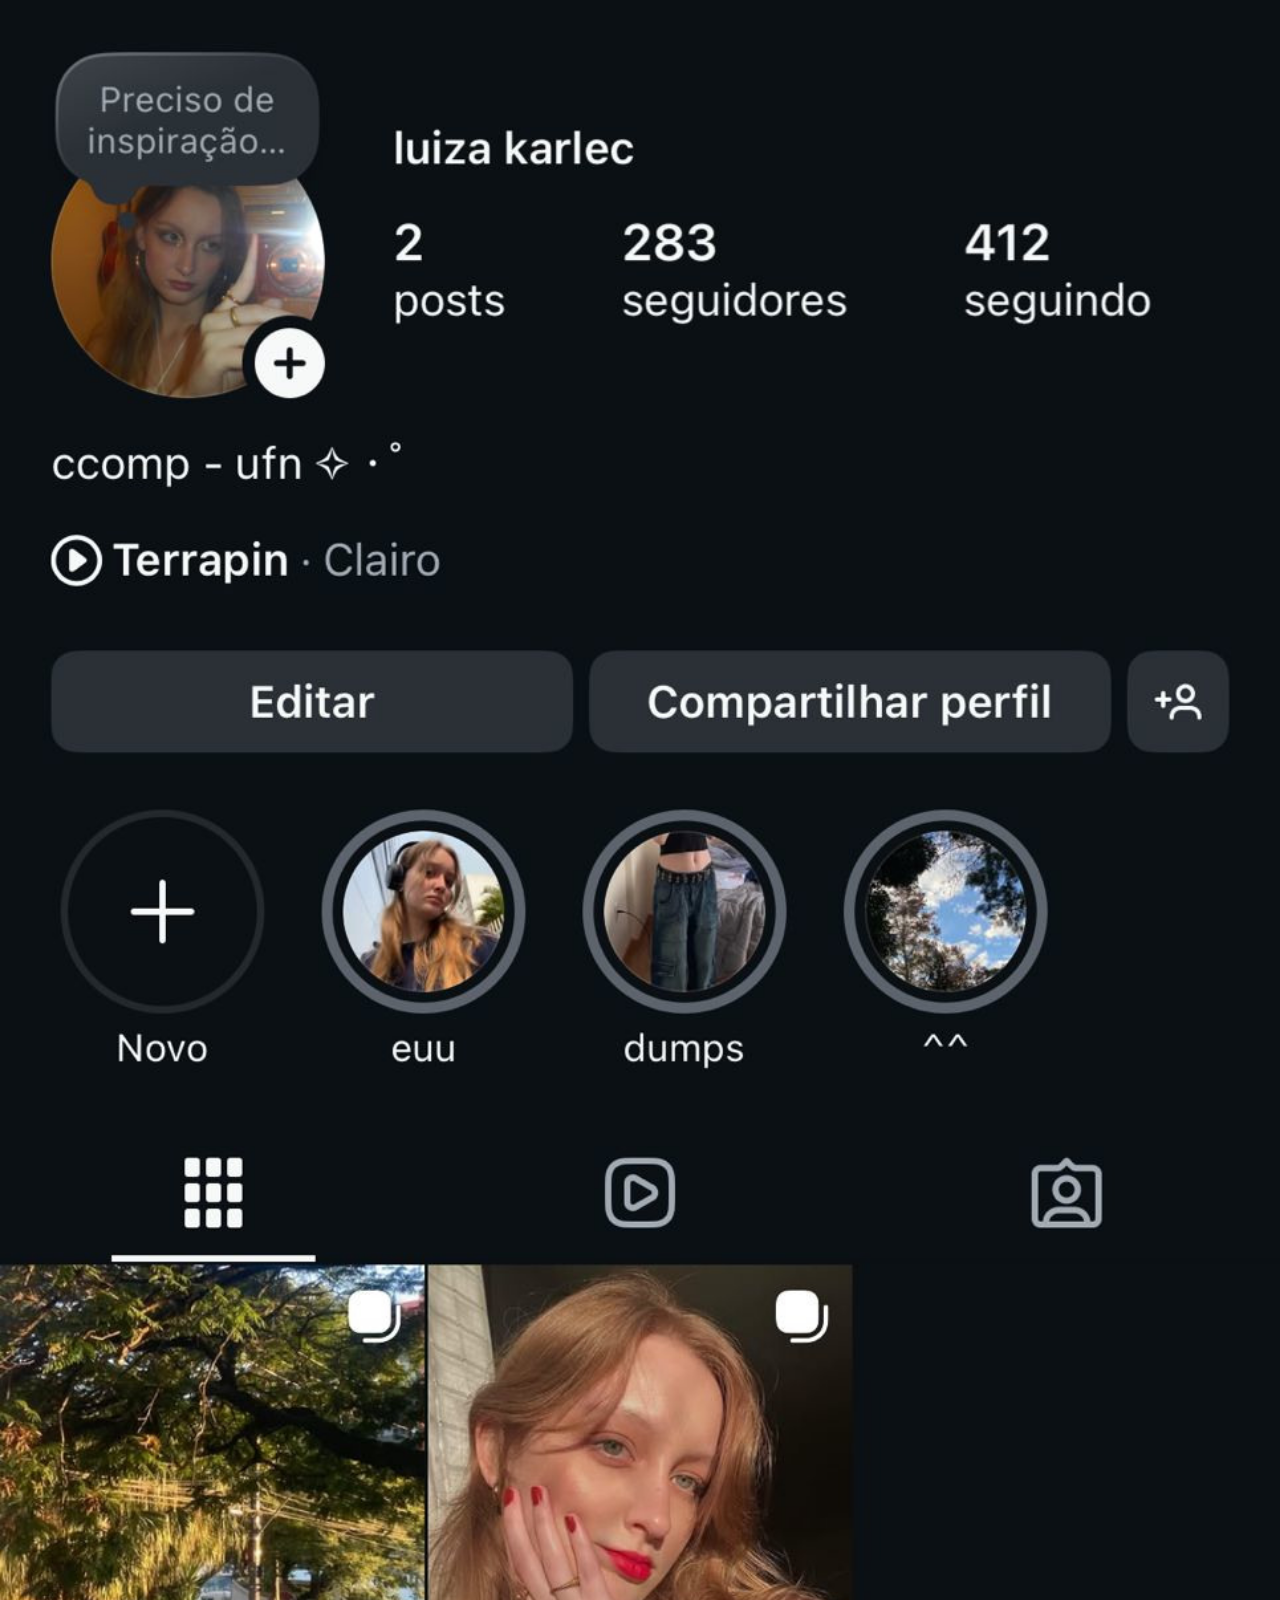
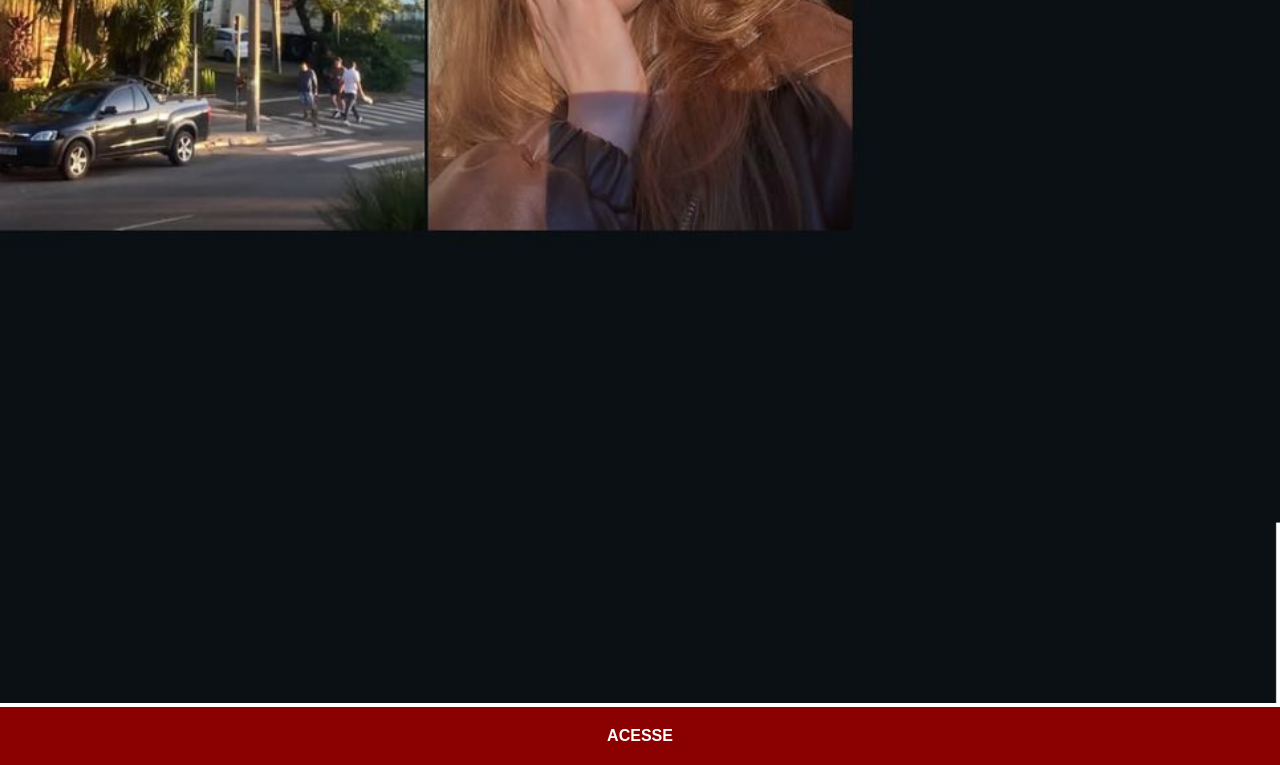
<file: instagram.html>
<!DOCTYPE html>
<html lang="pt-br">
<head>
    <meta charset="UTF-8">
    <meta name="viewport" content="width=device-width, initial-scale=1.0">
    <title>Instagram</title>
    <link rel="stylesheet" href="estilos/social.css">
</head>
<body>
    <img src="imagens/tela-insta-luiza.jpg" alt="Instagram">
    <a href="https://instagram.com/lukarlec" target="_blank">ACESSE</a>
</body>
</html>
</file>
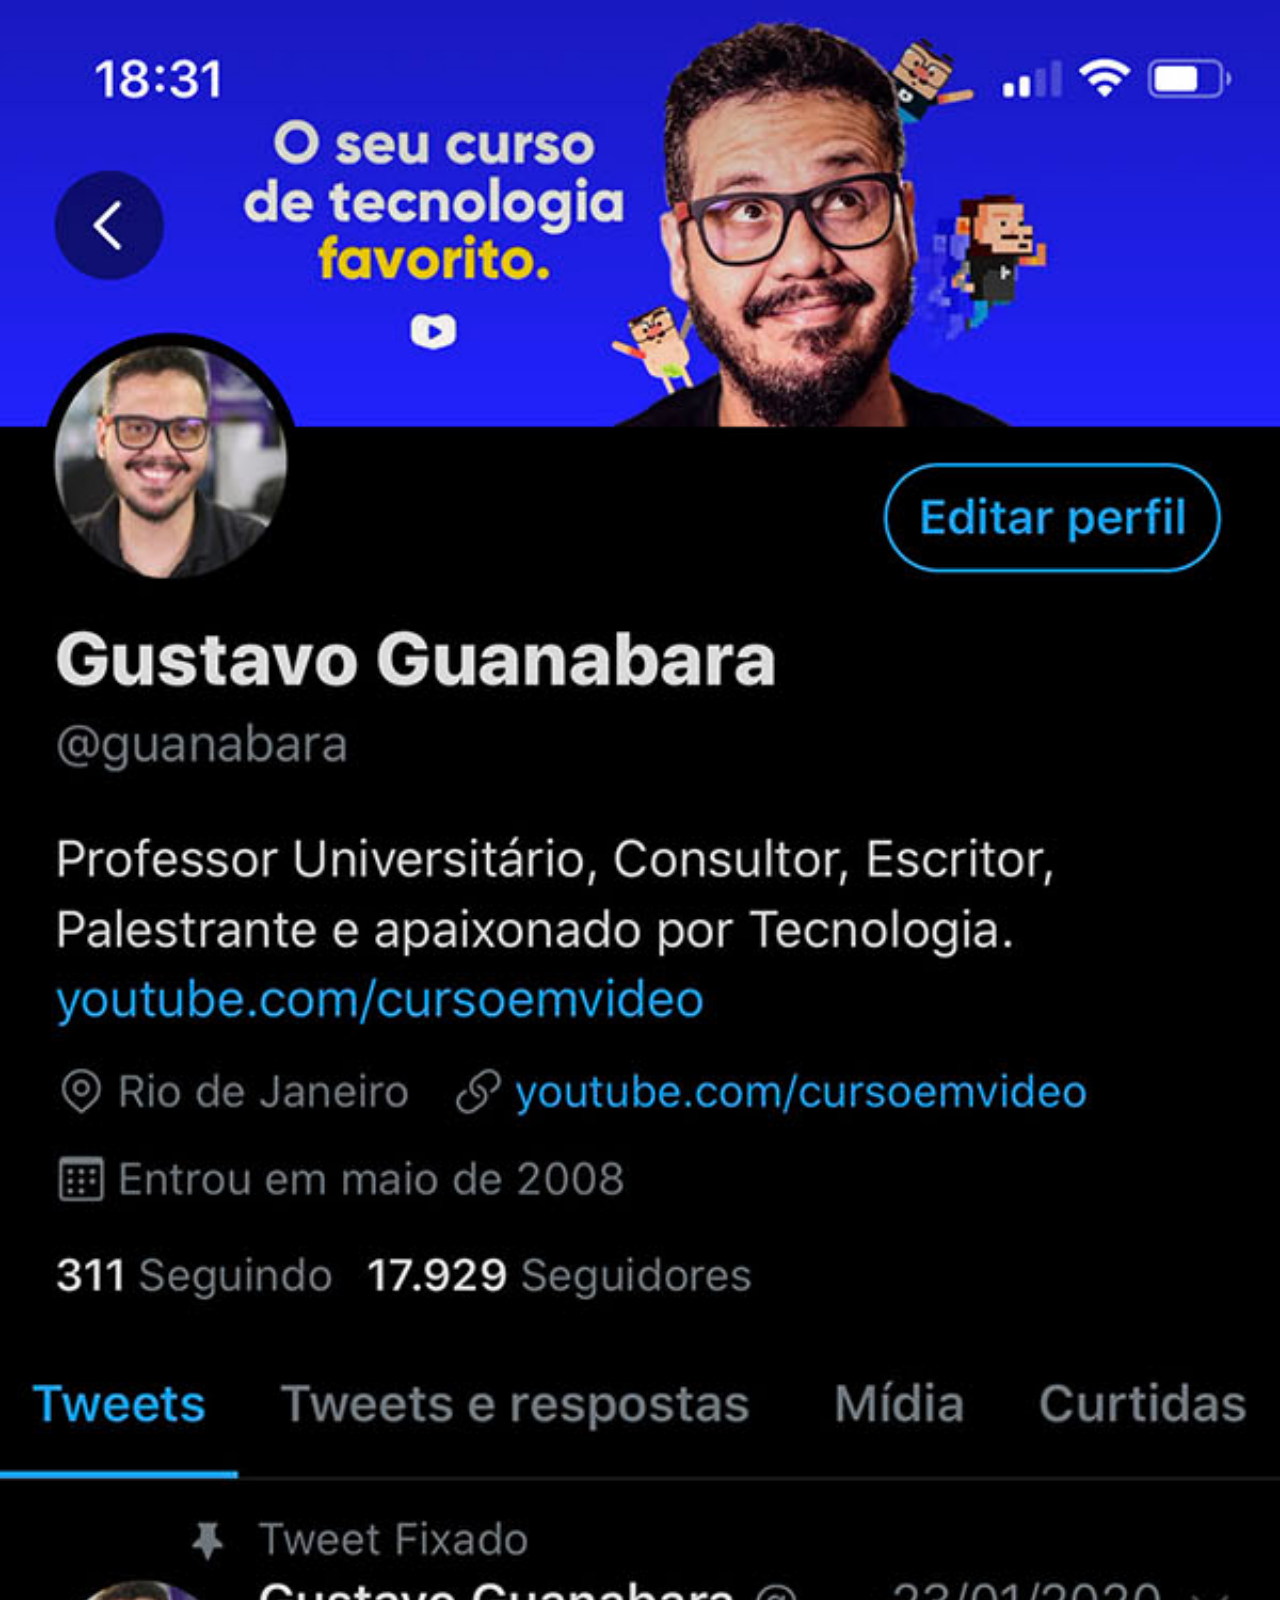
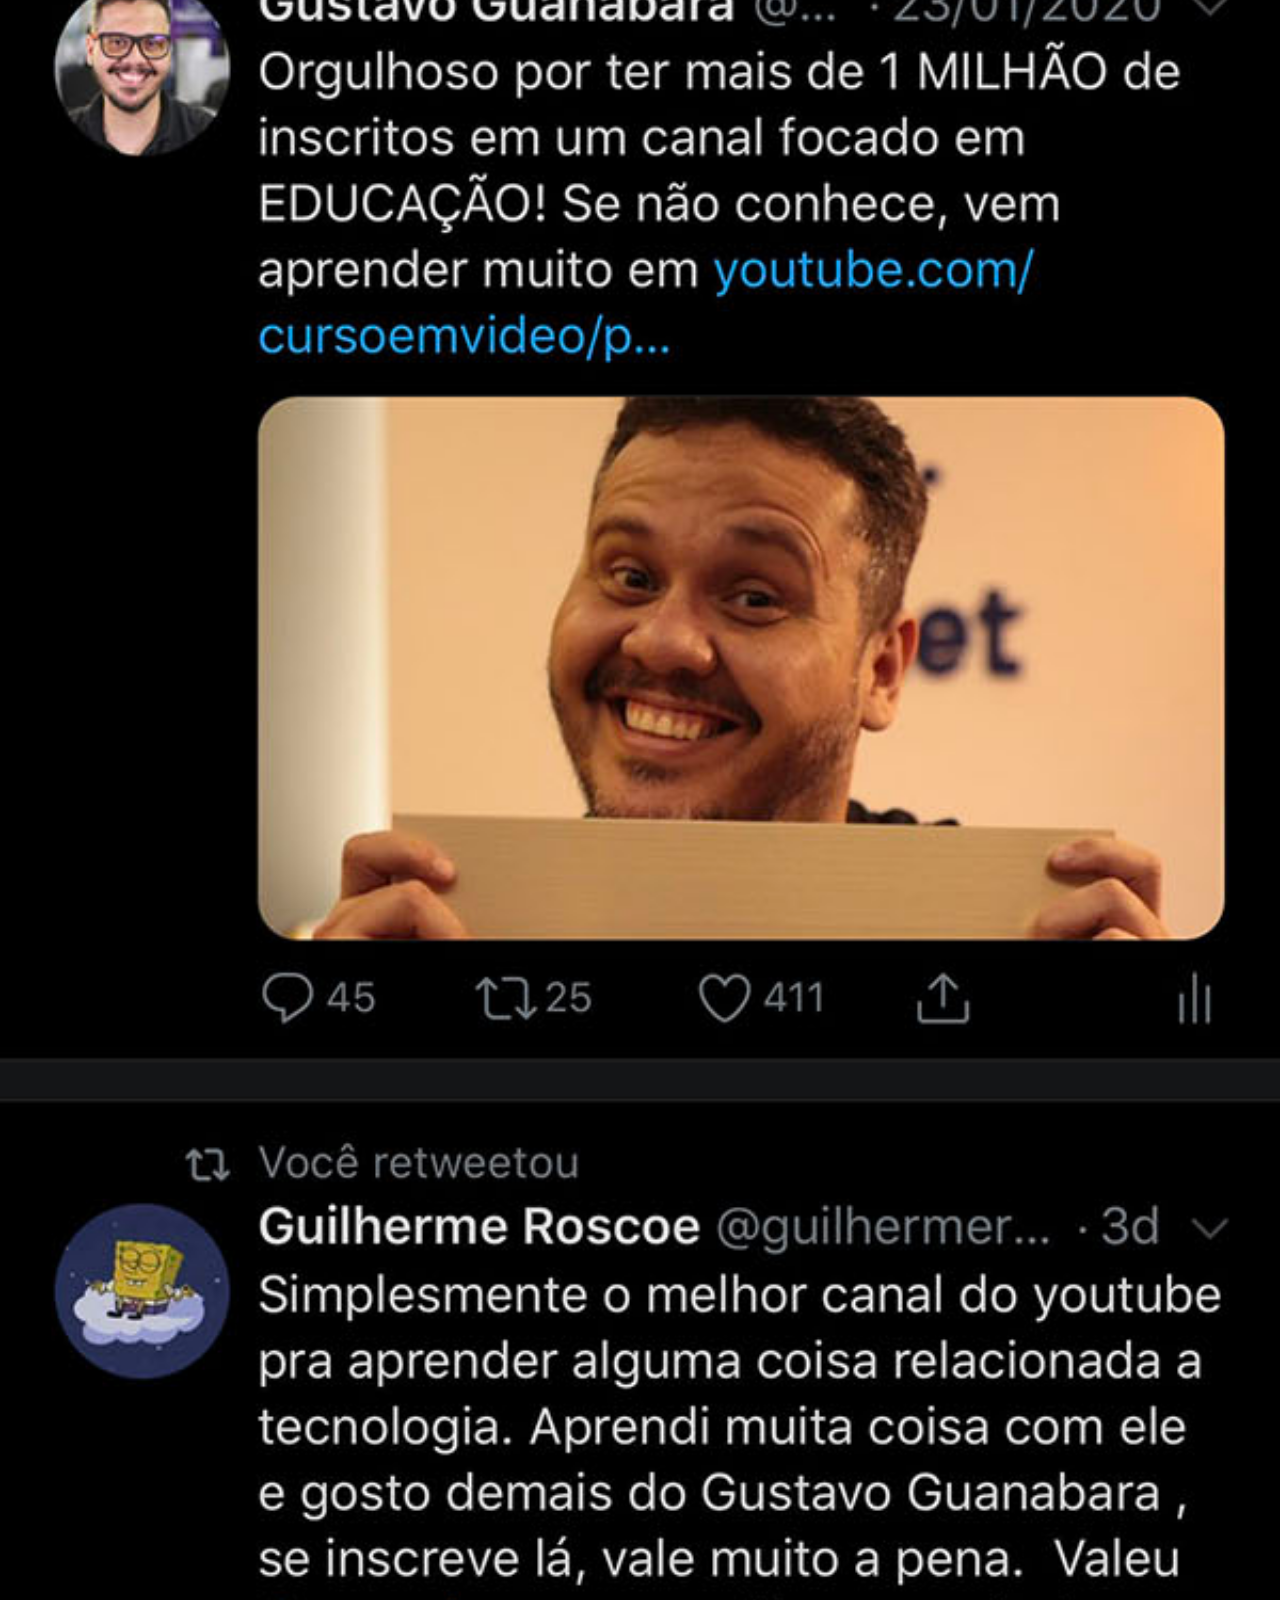
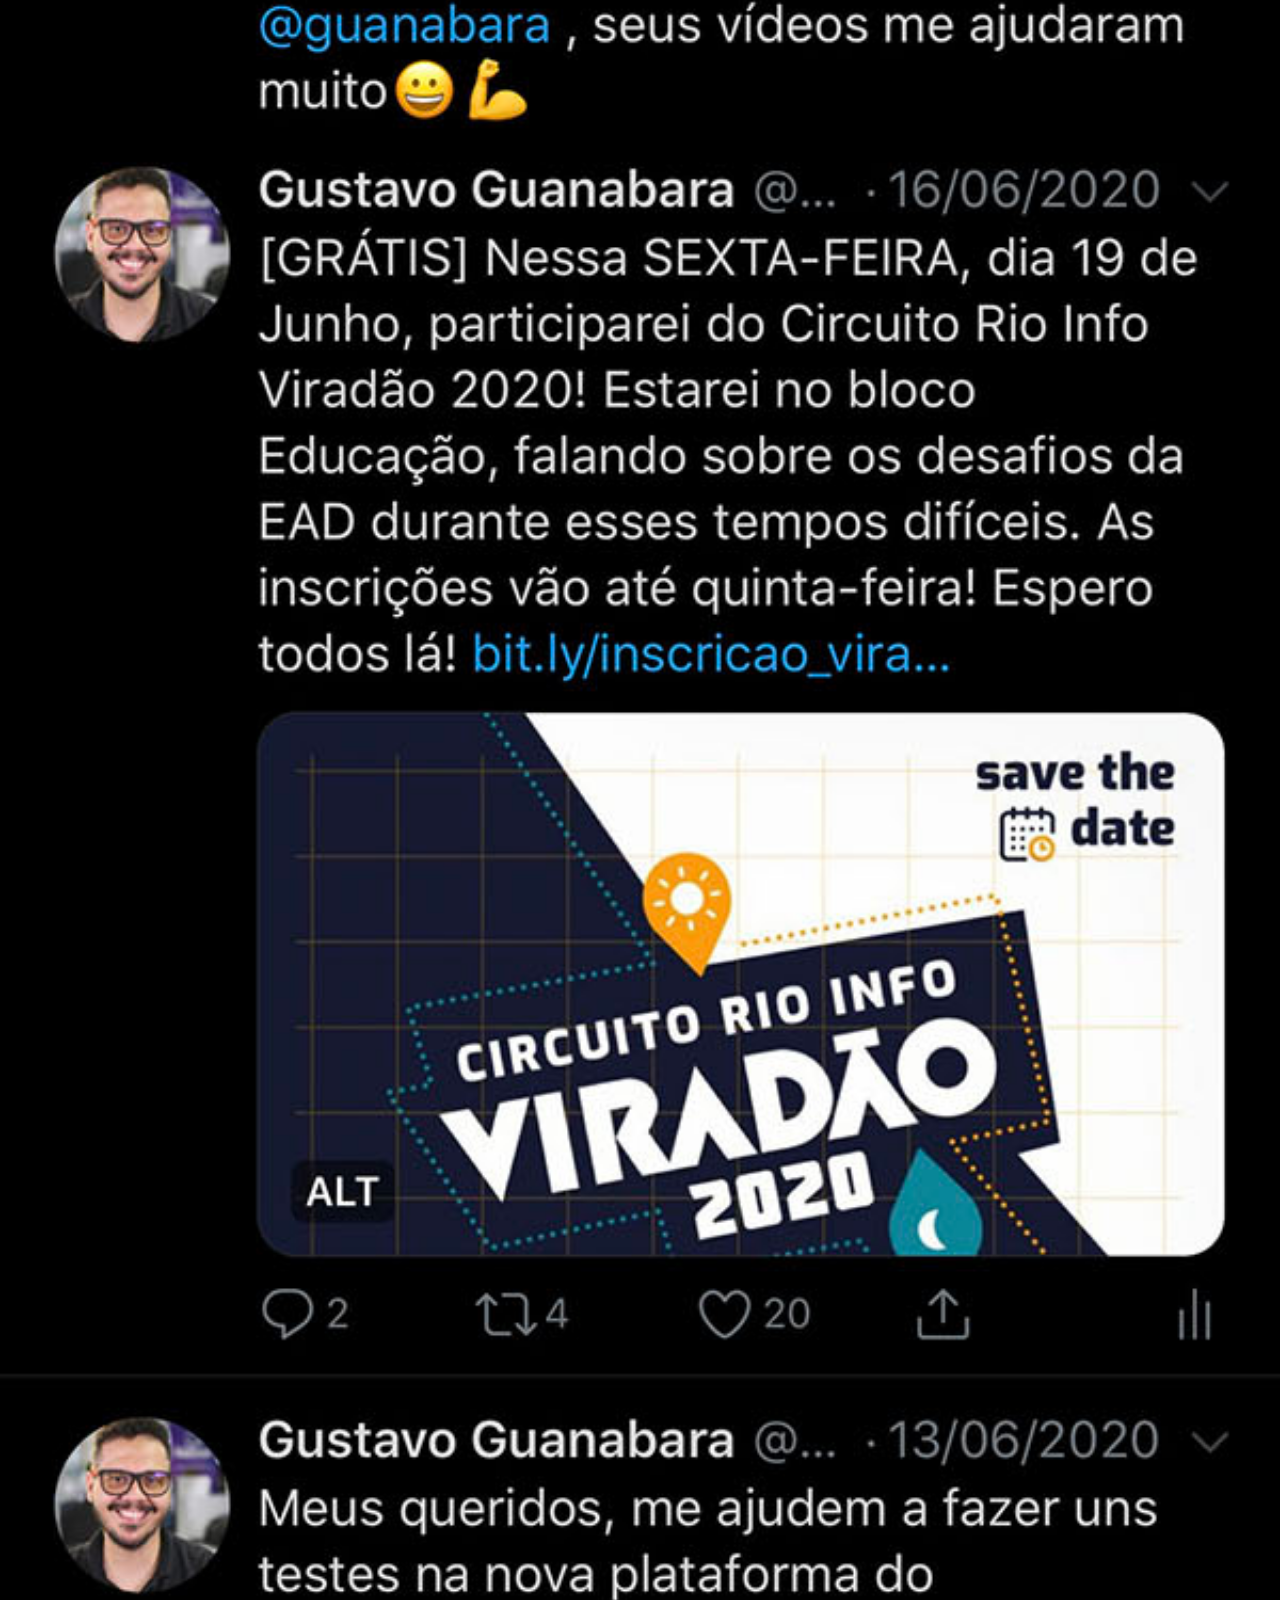
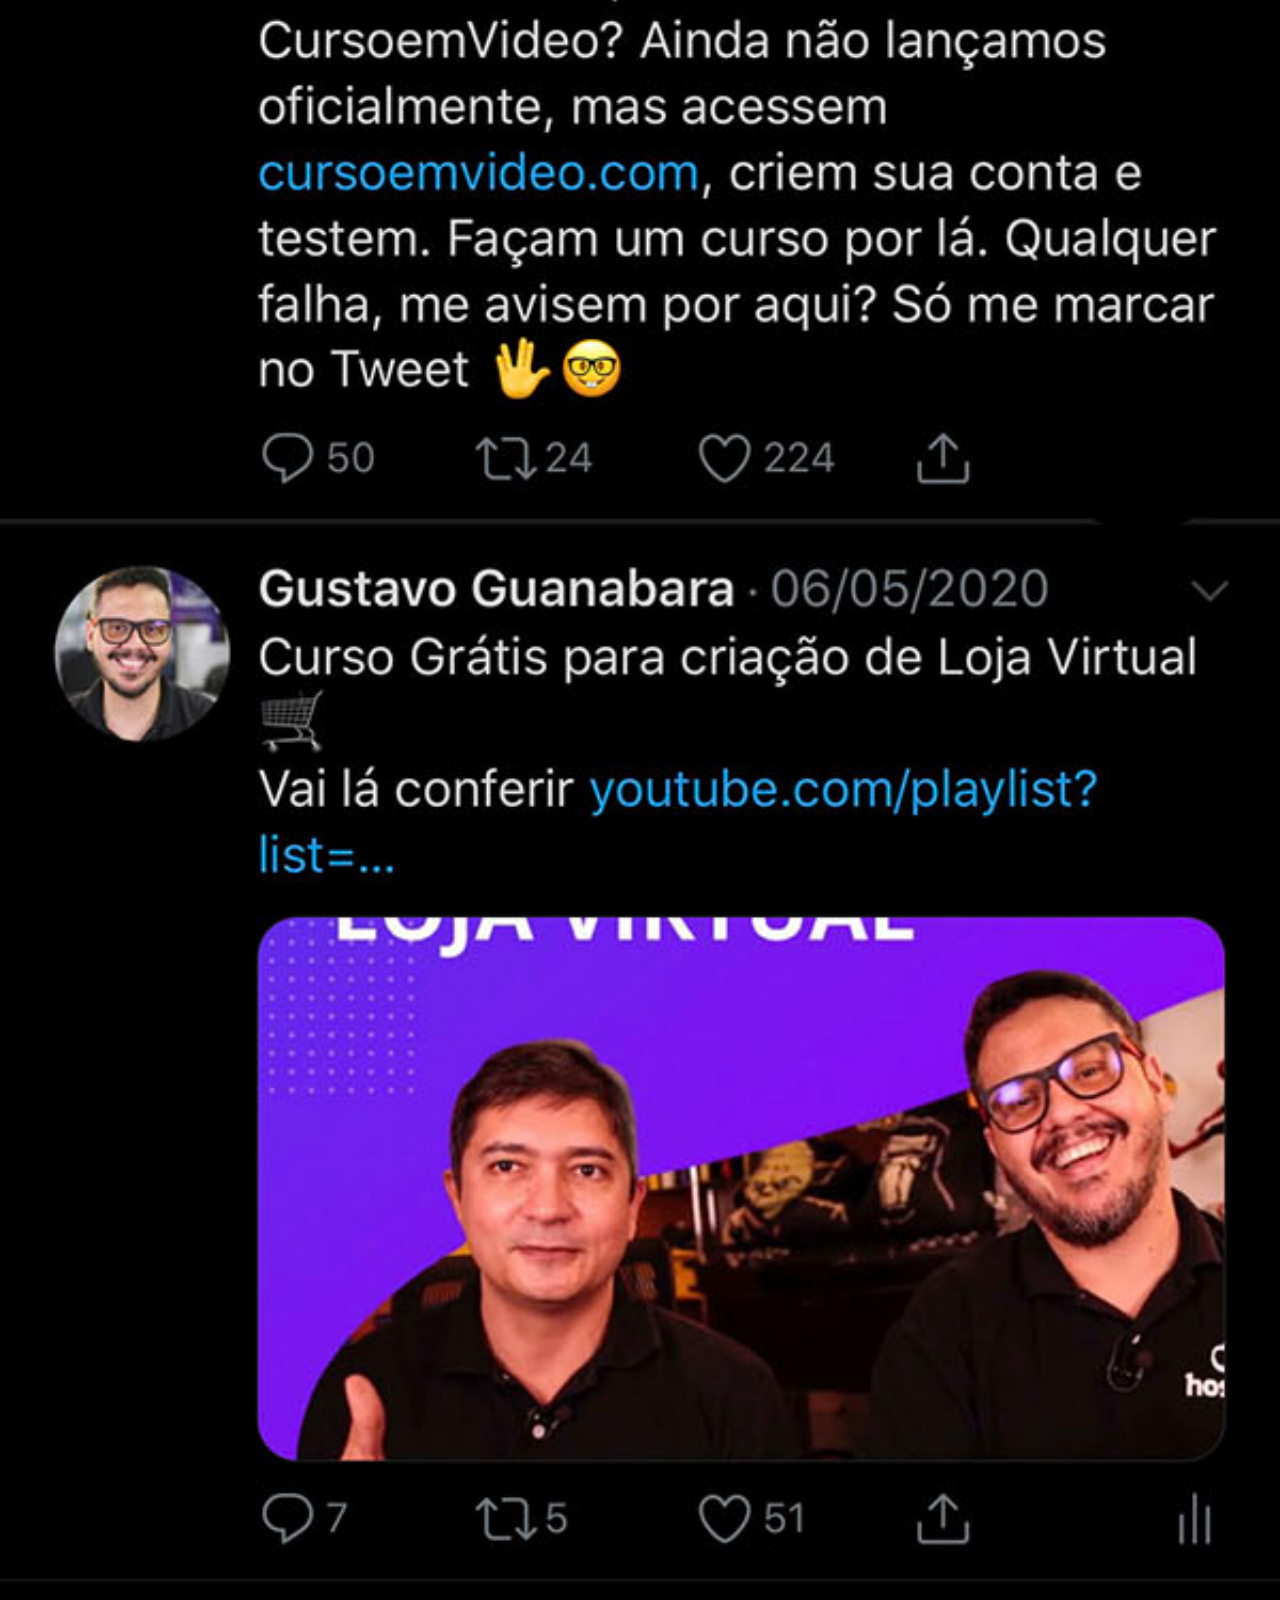
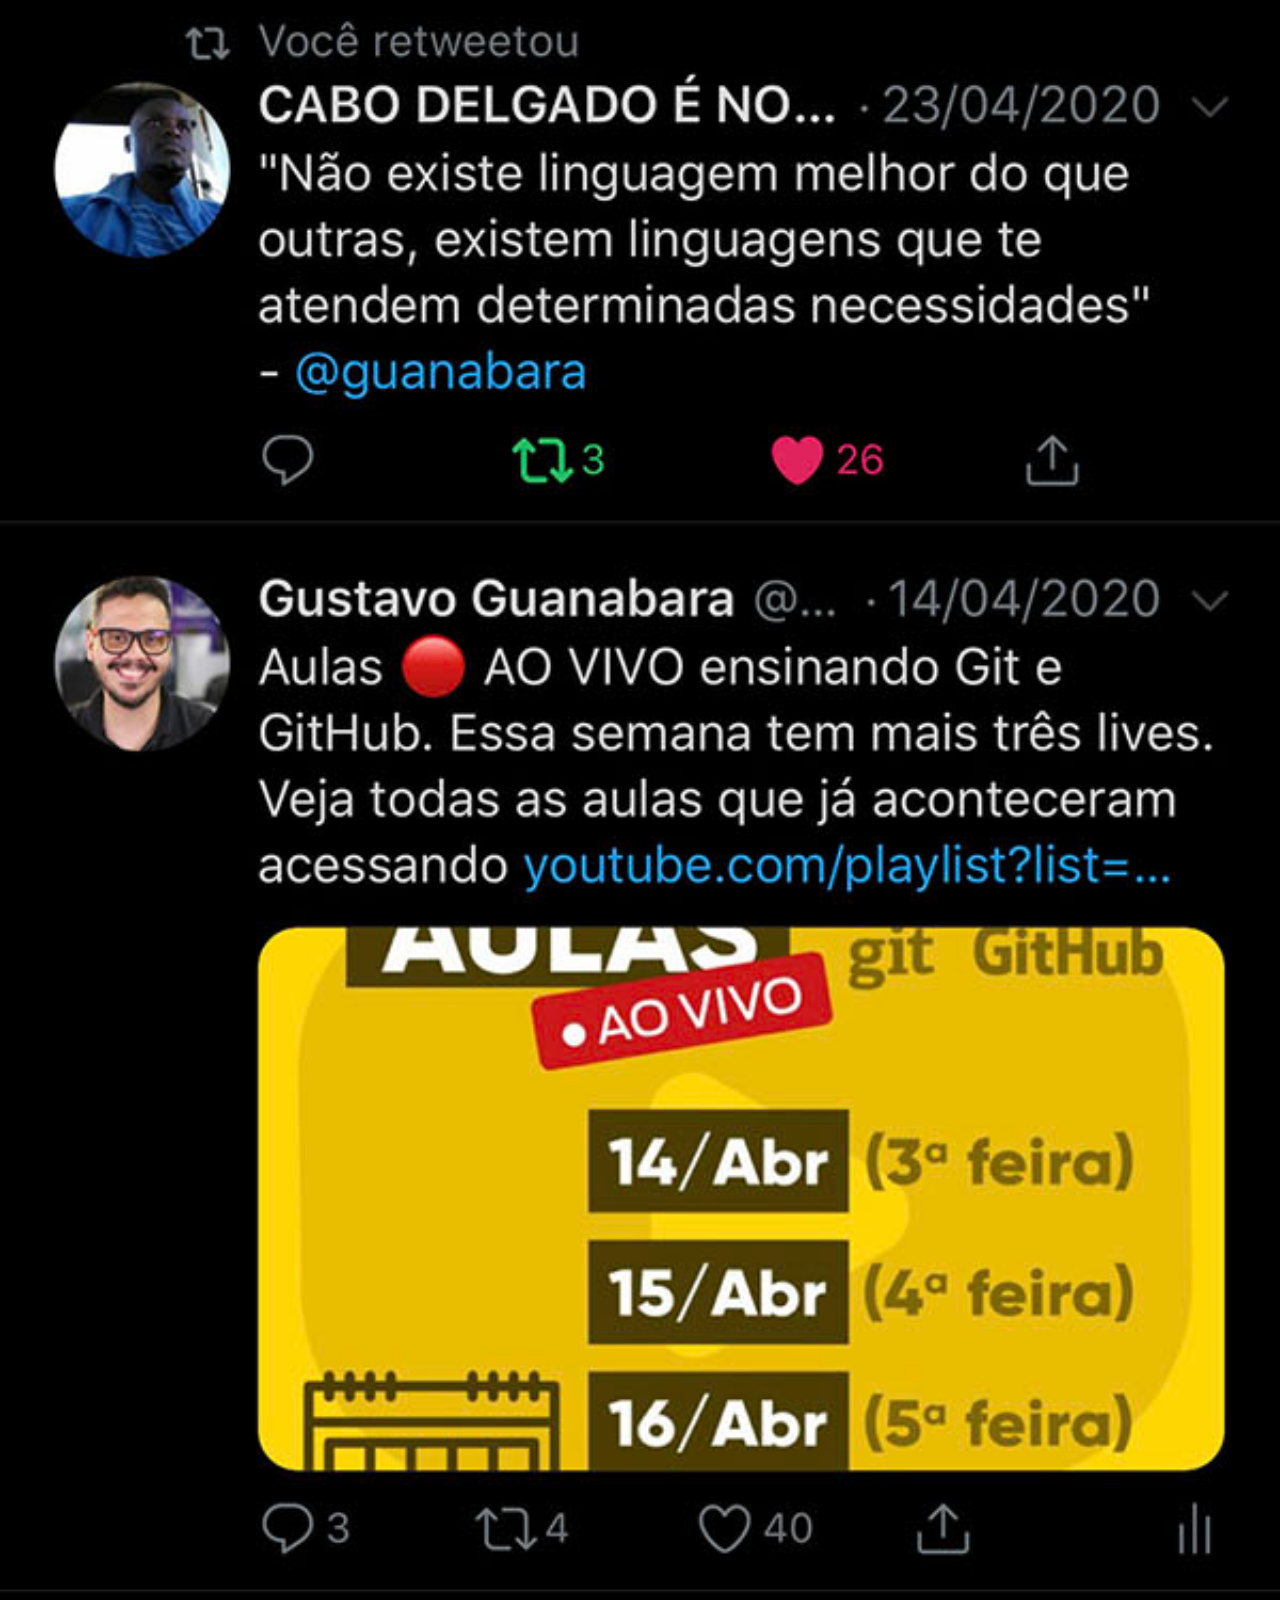
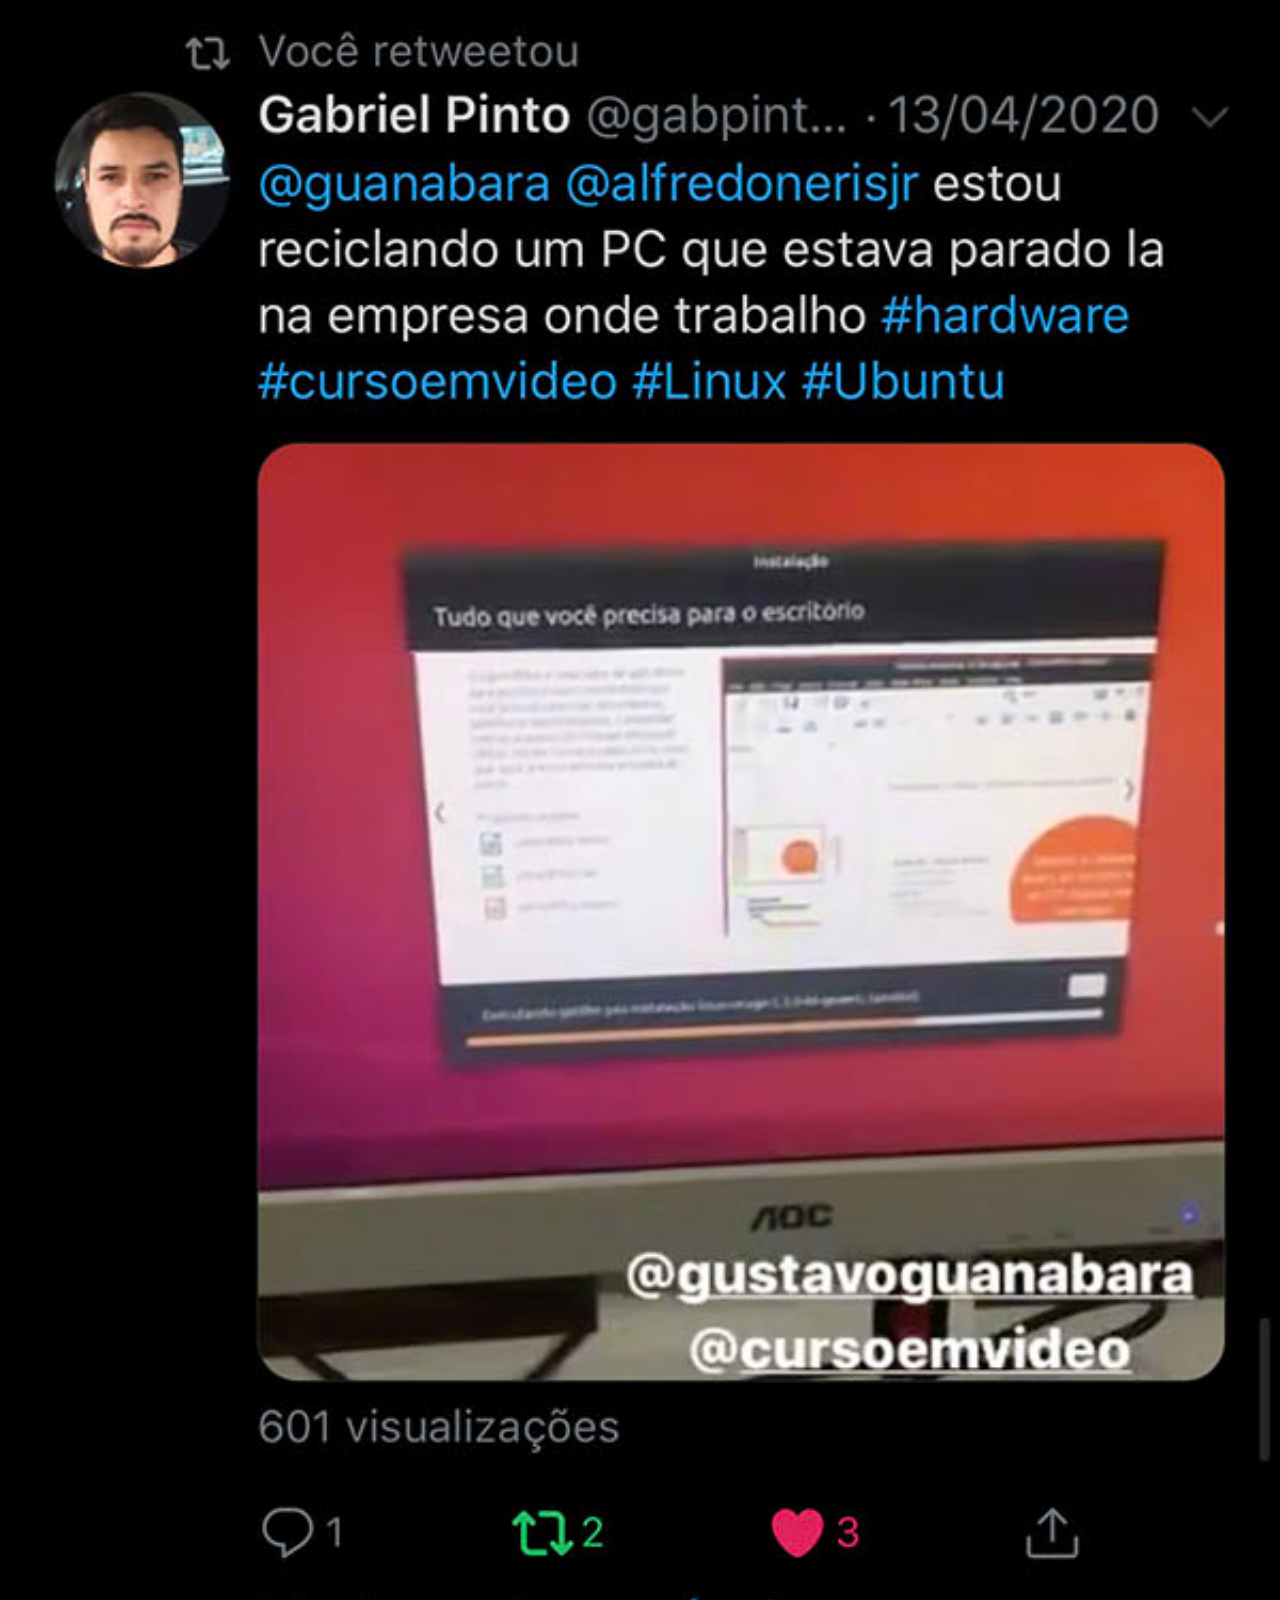
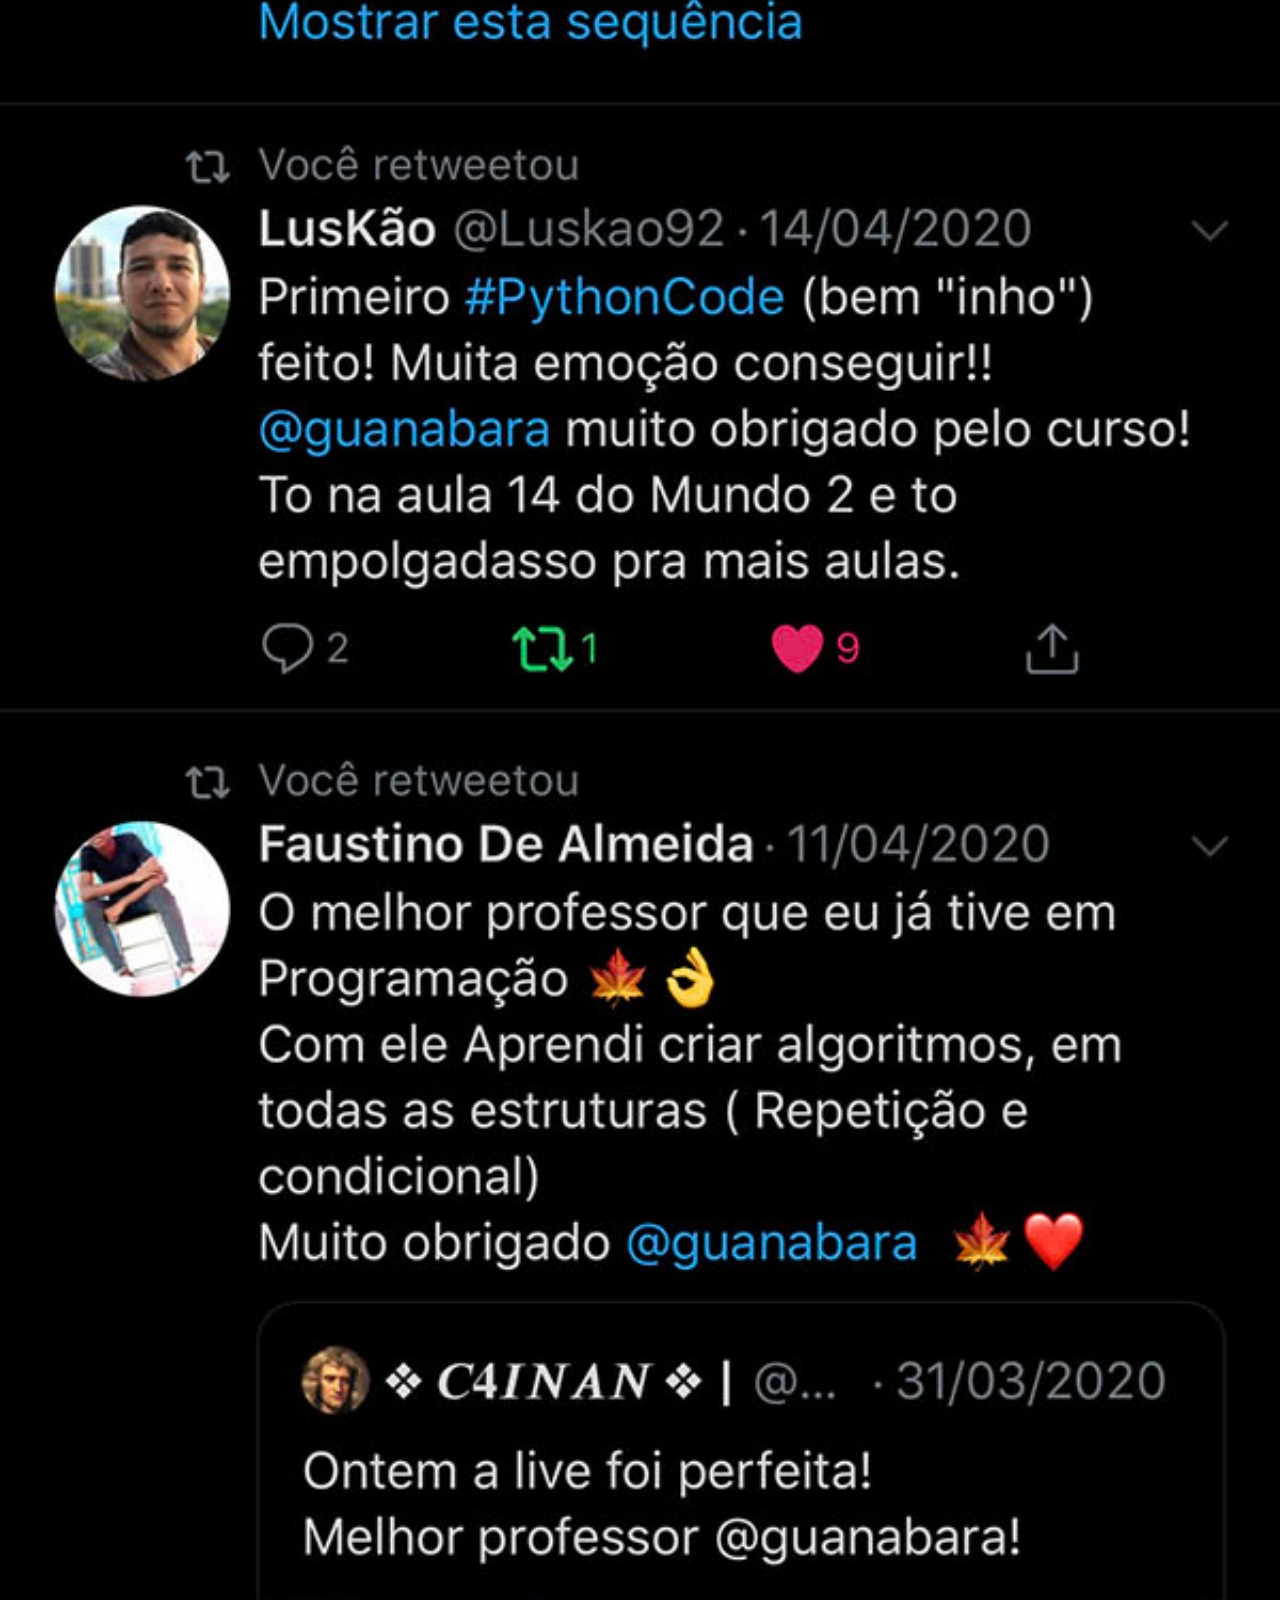
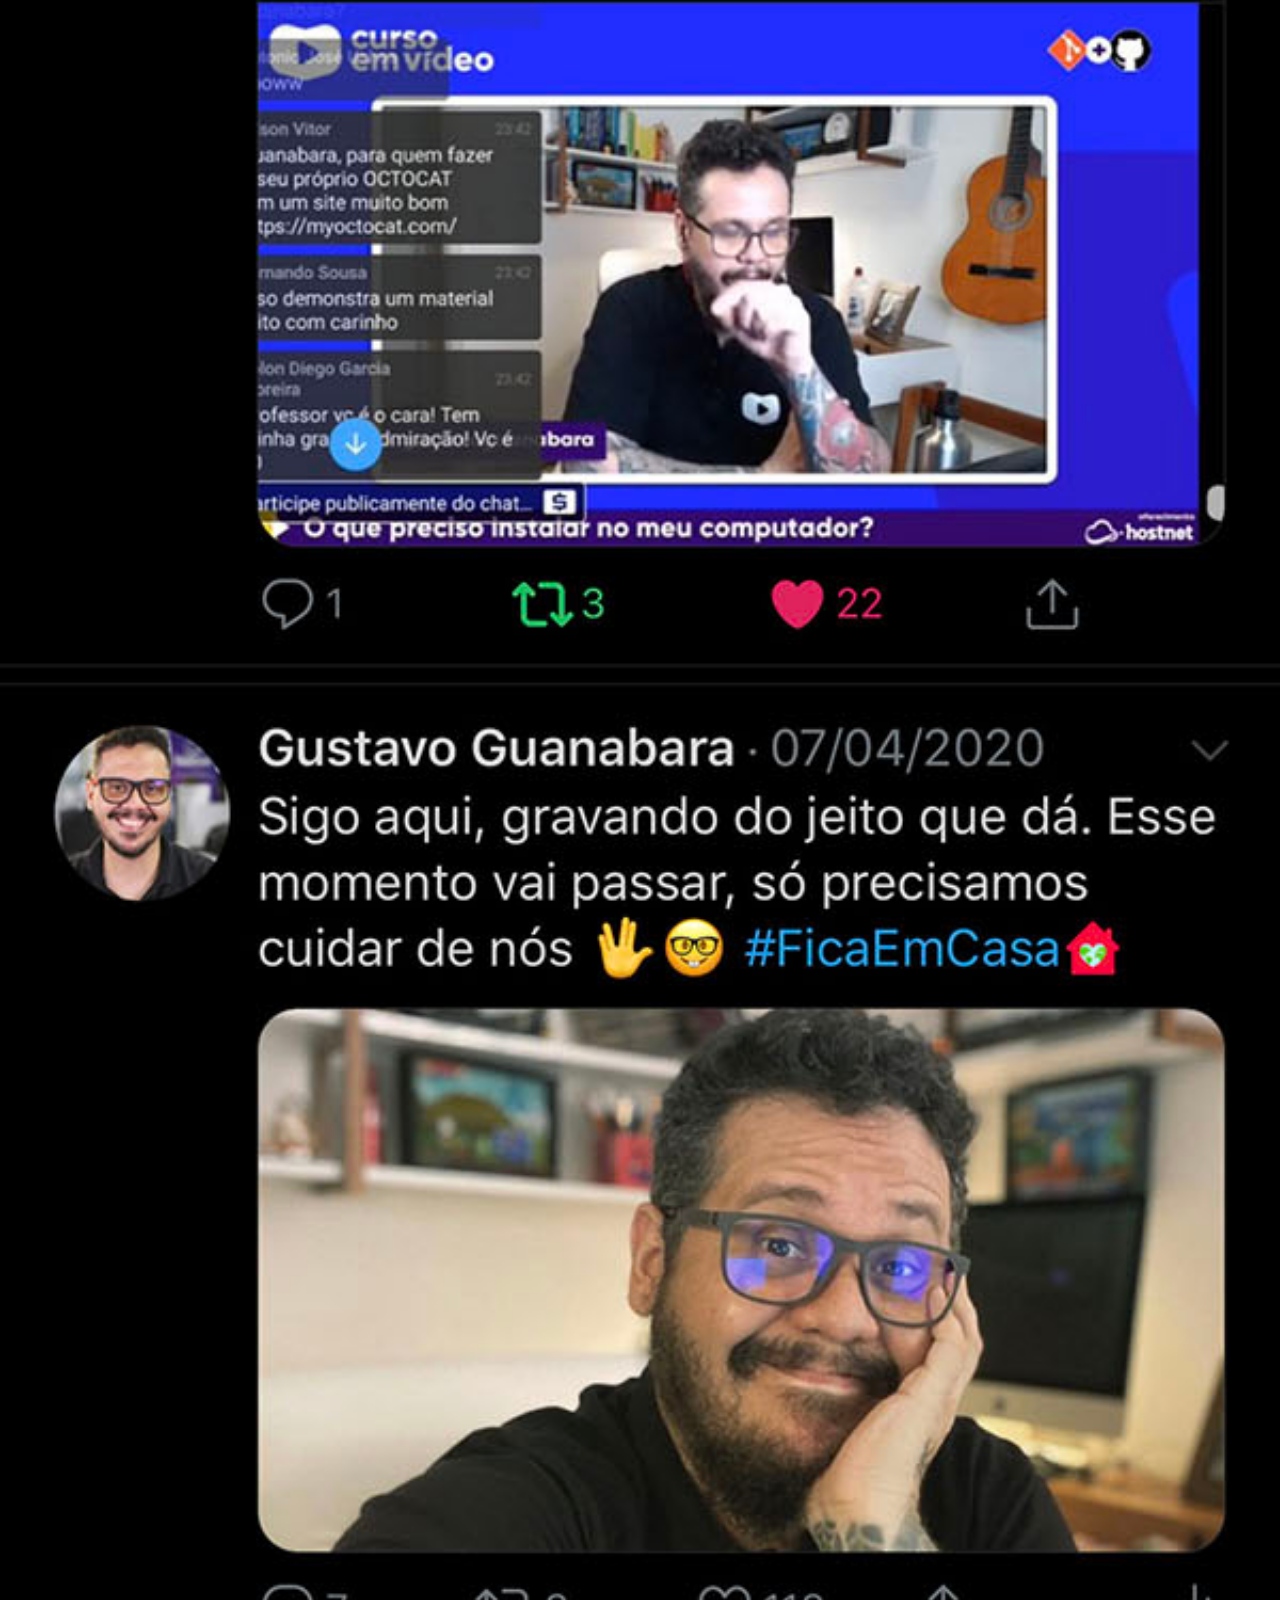
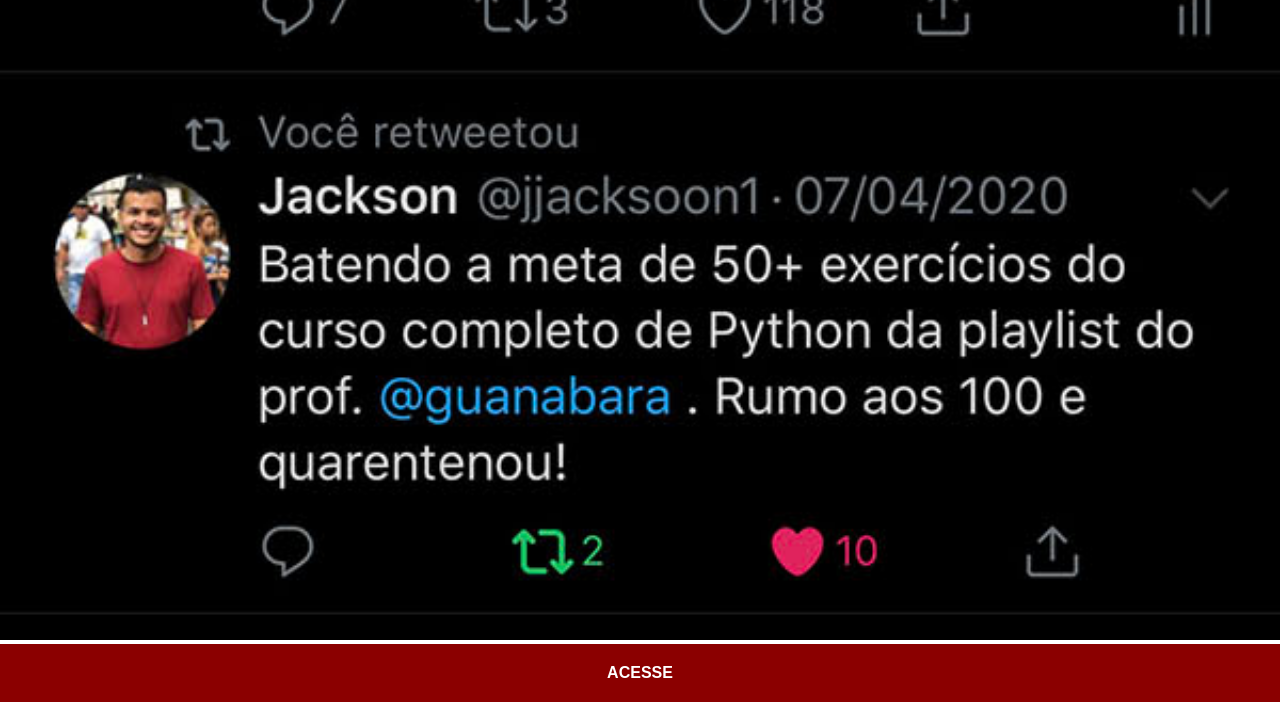
<file: twitter.html>
<!DOCTYPE html>
<html lang="pt-br">
<head>
    <meta charset="UTF-8">
    <meta name="viewport" content="width=device-width, initial-scale=1.0">
    <title>Twitter</title>
    <link rel="stylesheet" href="estilos/social.css">
</head>
<body>
    <img src="imagens/tela-twitter.jpg" alt="Twitter">
    <a href="https://x.com/guanabara" target="_blank">ACESSE</a>
</body>
</html>
</file>
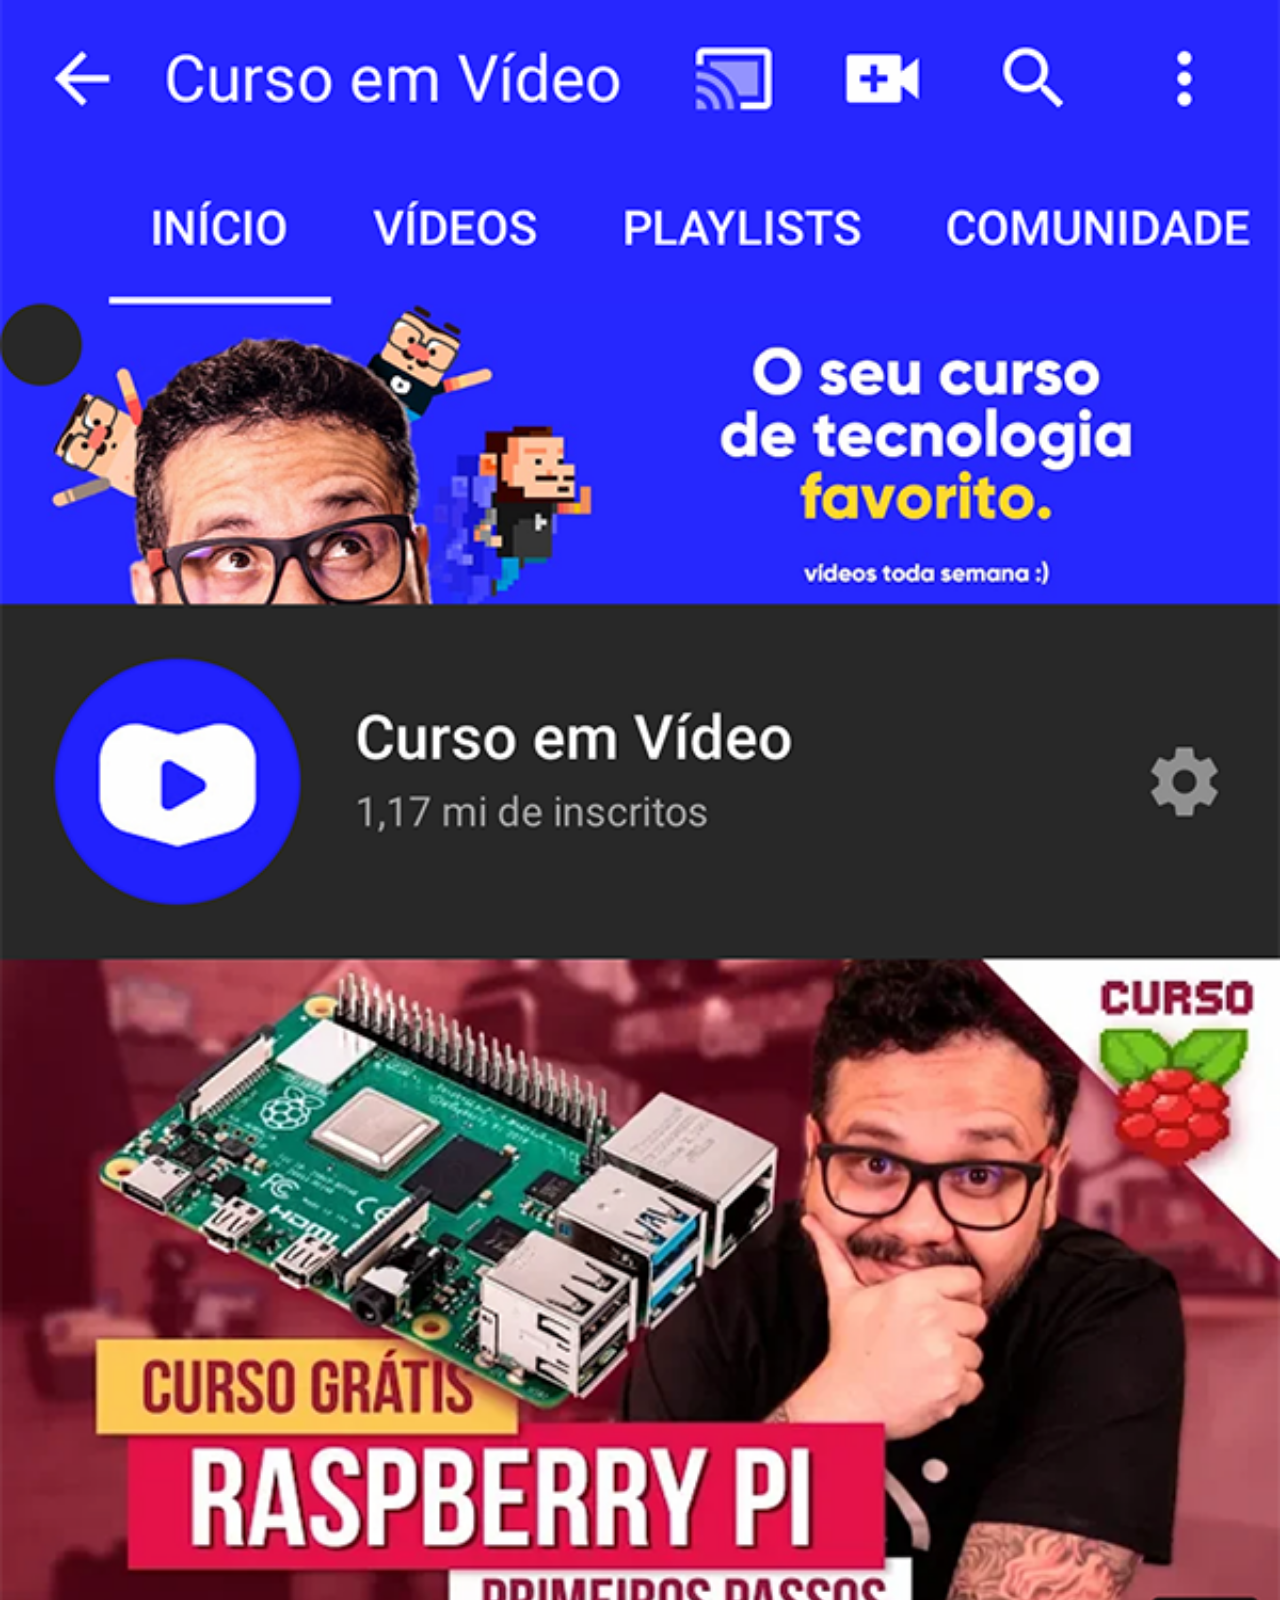
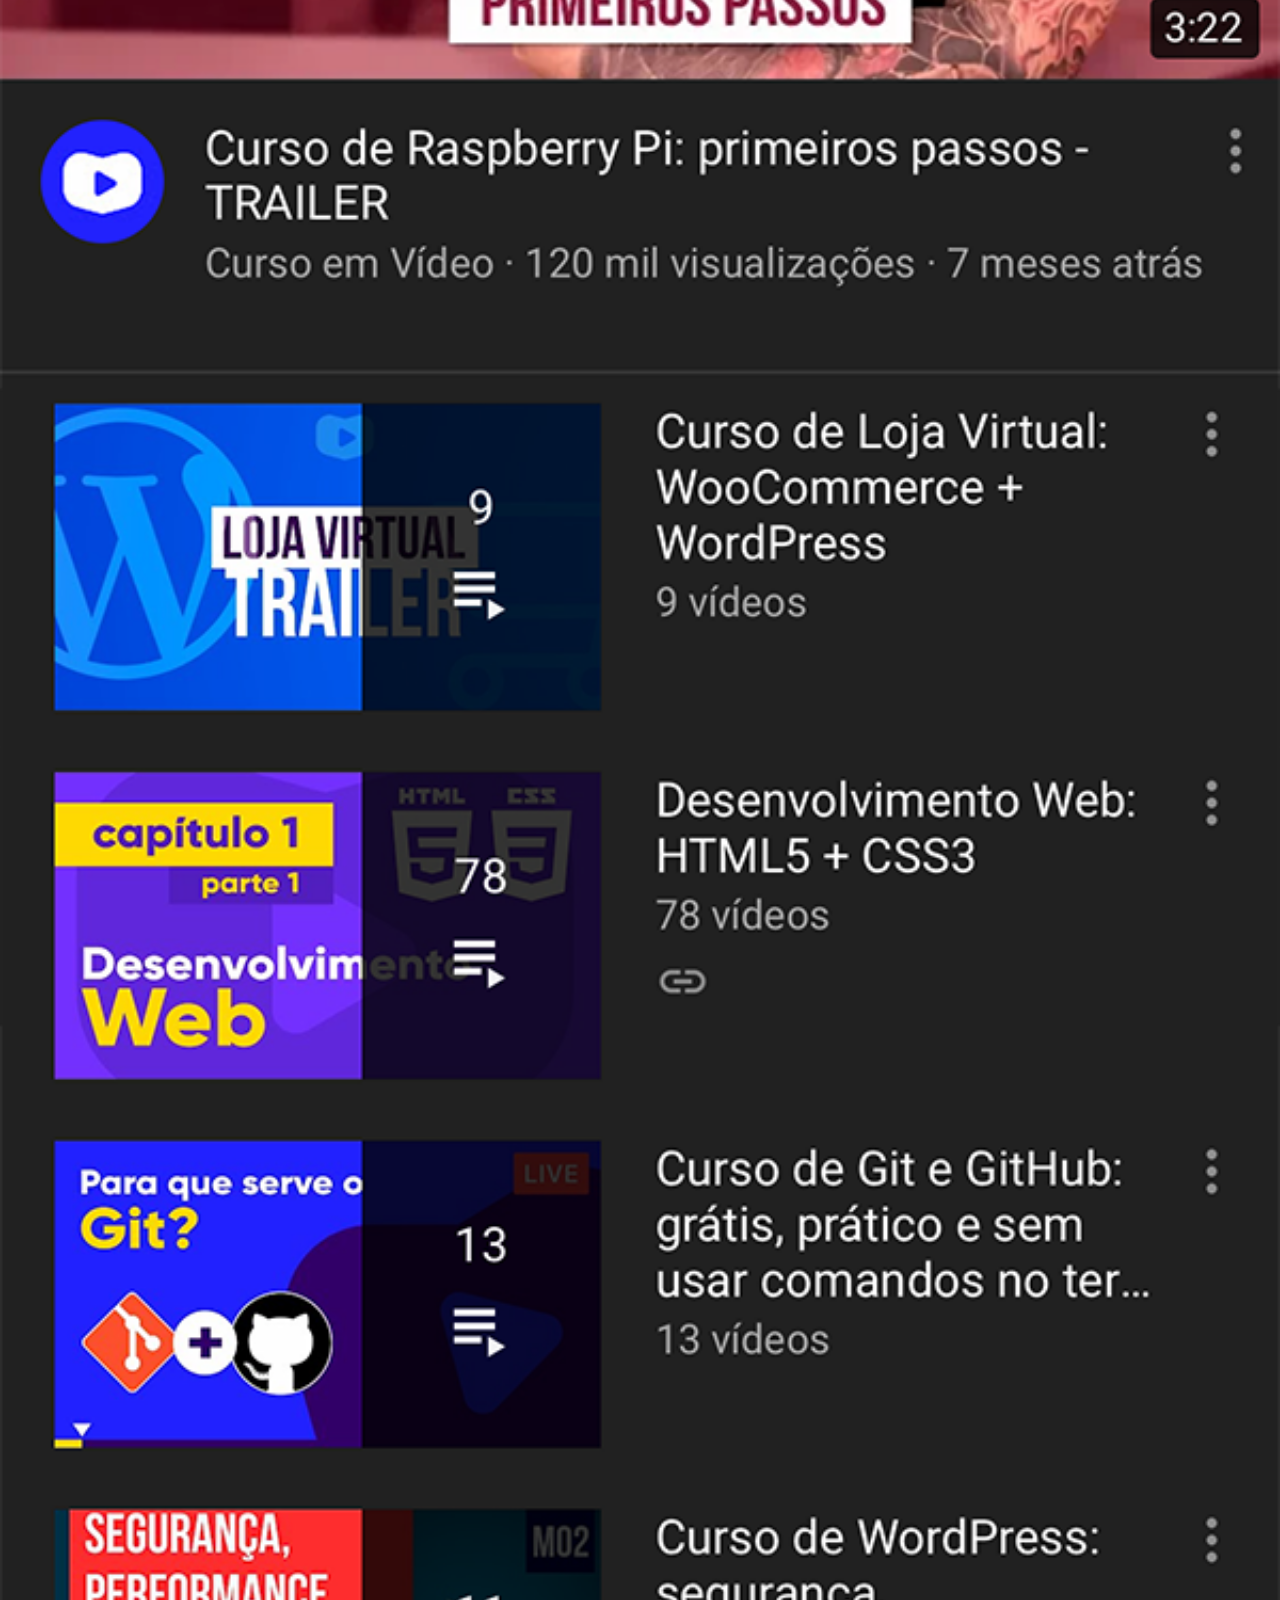
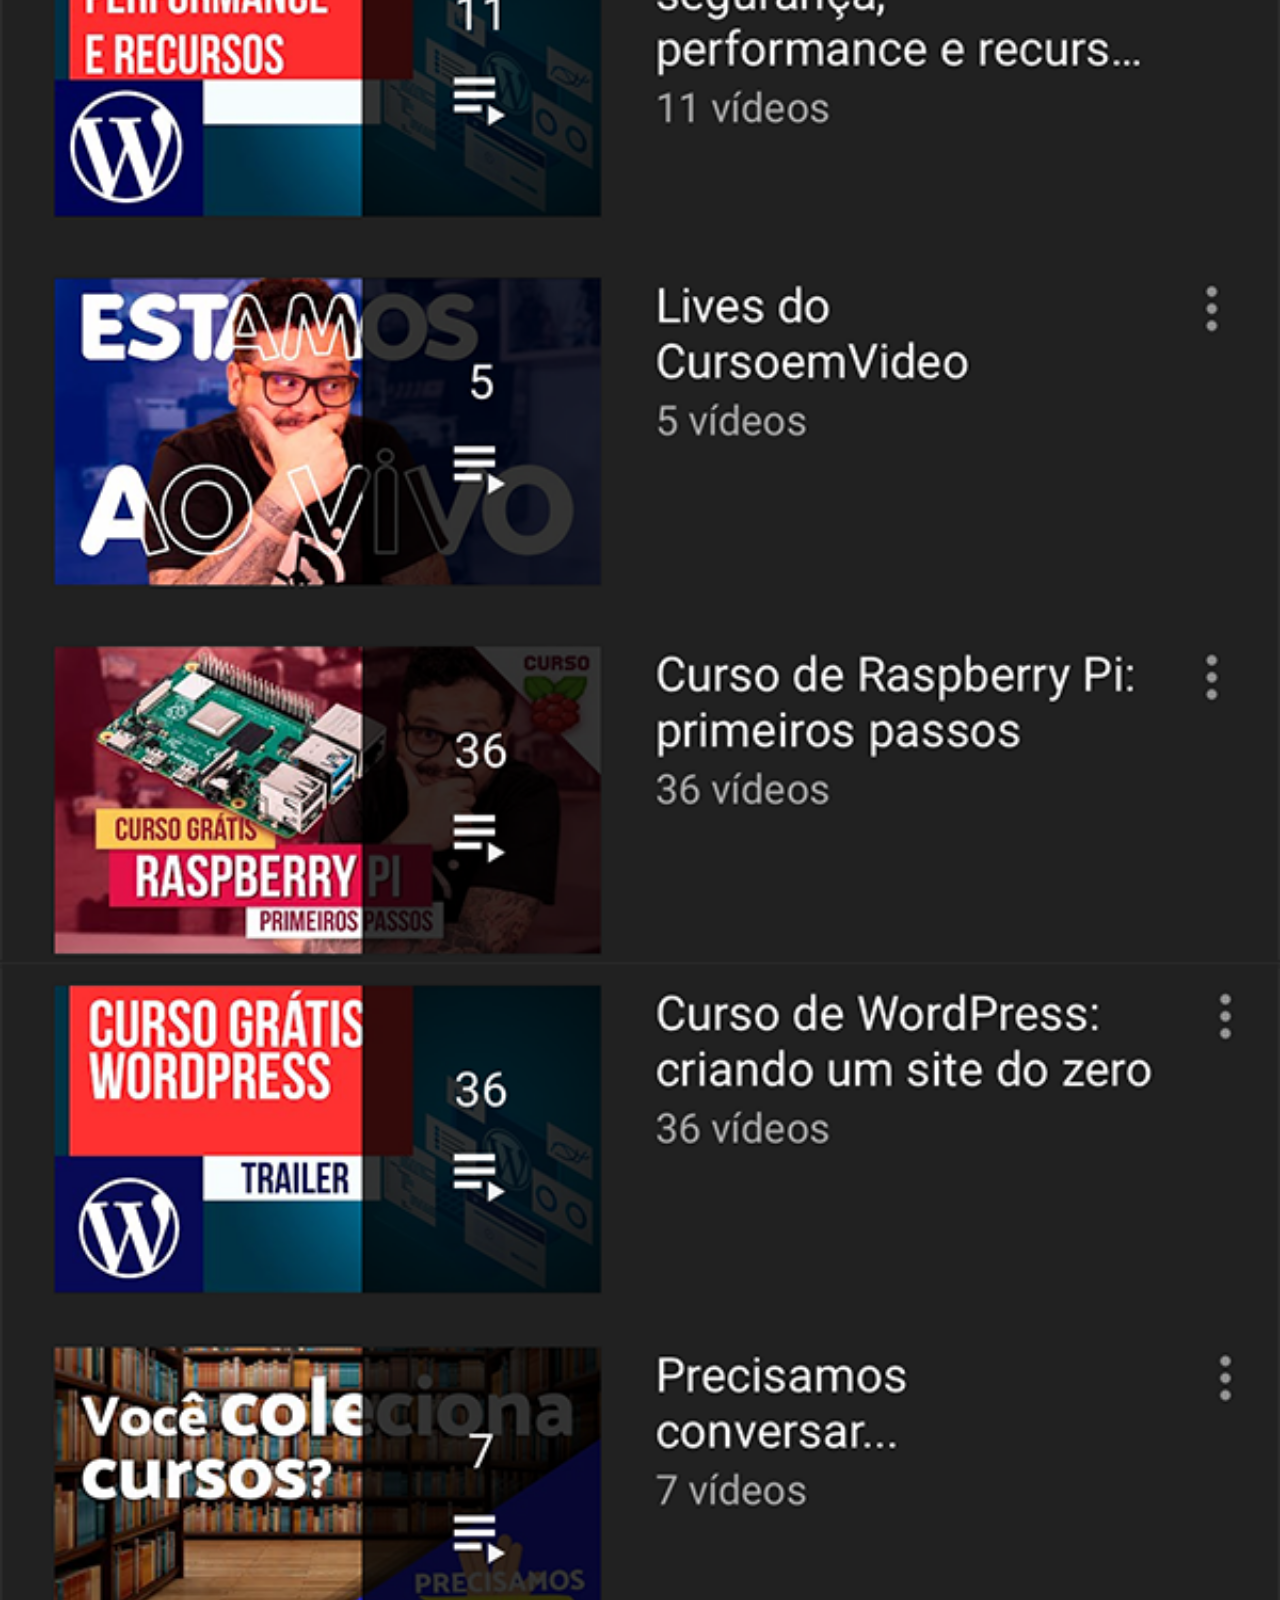
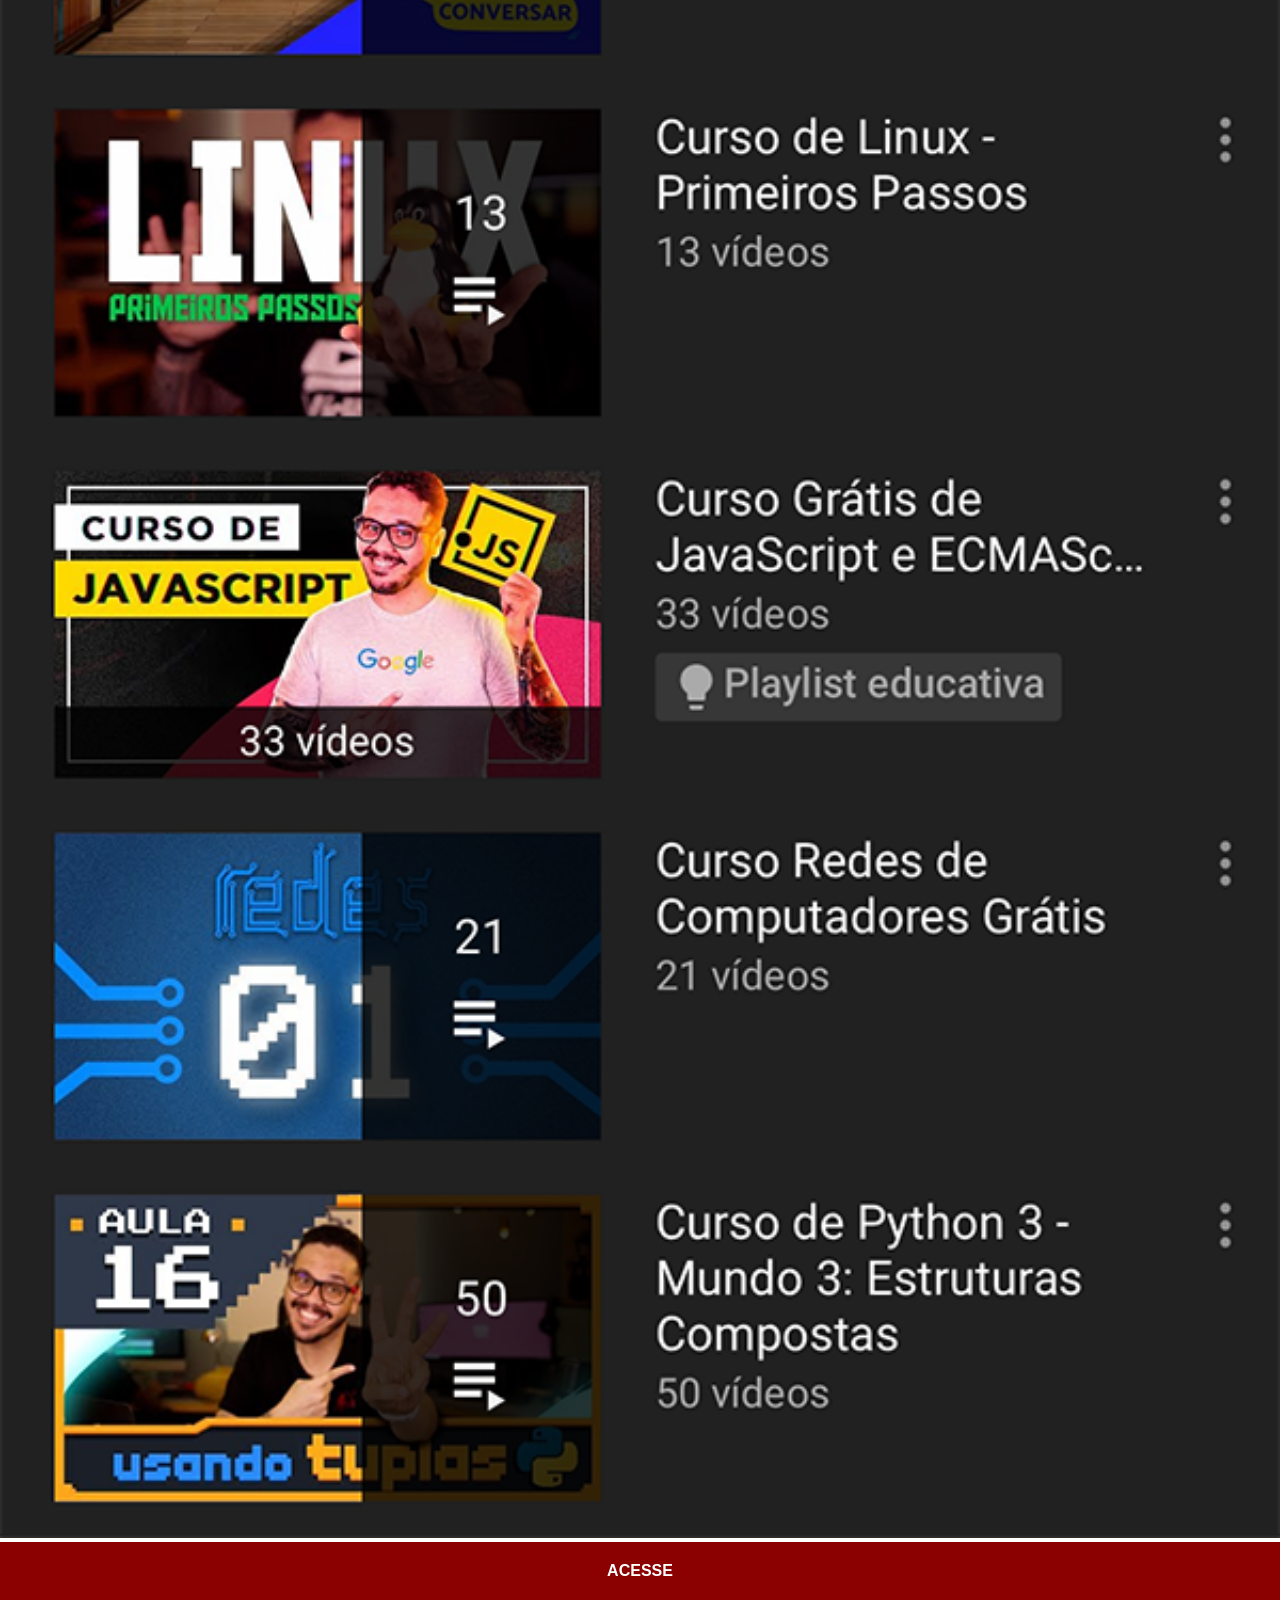
<file: youtube.html>
<!DOCTYPE html>
<html lang="pt-br">
<head>
    <meta charset="UTF-8">
    <meta name="viewport" content="width=device-width, initial-scale=1.0">
    <title>Youtube</title>
    <link rel="stylesheet" href="estilos/social.css">
</head>
<body>
    <img src="imagens/tela-youtube.png" alt="Youtube">
    <a href="https://www.youtube.com/cursoemvideo" target="_blank">ACESSE</a>
</body>
</html>
</file>
<file: estilos/style.css>
@charset "UTF-8";

* {
    margin: 0px;
    padding: 0px;
    font-family: Arial, Helvetica, sans-serif;
}

html, body {
    height: 100vh;
    width: 100vw;
    background-color: black;
}

body {
    background: url('../imagens/fundo-madeira.jpg') no-repeat top center;
    background-size: cover;
    background-attachment: fixed;
}

main {
    position: relative;
    height: 100vh;
}

section#telefone {
    position: absolute;
    top: 50%;
    left: 50%;
    transform: translate(-50%, -50%);

    height: 627px;
    width: 311px;
    background: url('../imagens/frame-iphone.png') no-repeat;
}

iframe#tela {
    position: relative;
    top: 80px;
    left: 22px;
    width: 267px;
    height: 471px;
}

section#redes-sociais {
    text-align: right;
}

section#redes-sociais img {
    width: 50px;
    margin: 10px;
    border-radius: 50%;
    box-shadow: 2px 2px 5px rgba(0, 0, 0, 0.4);
    box-sizing: border-box;
}

section#redes-sociais img:hover {
    border: 2px solid rgba(255, 255, 255, 0.61);
    transform: translate(-3px, -3px);
    box-shadow: 5px 5px 10px rgba(0, 0, 0, 0.61);
    transition: transform 0.3s, border 0.3s;
}
</file>
<file: estilos/social.css>
@charset "UTF-8";

* {
    margin: 0px;
    padding: 0px;
    font-family: Arial, Helvetica, sans-serif;
}

::-webkit-scrollbar {
    width: 0px;
    height: 0px;
}

img {
    width: 100vw;
}

a {
    display: block;
    background-color: darkred;
    color: white;
    padding: 20px;
    text-align: center;
    font-weight: bolder;
    text-decoration: none;
}

a:hover {
    background-color: red;
}
</file>
